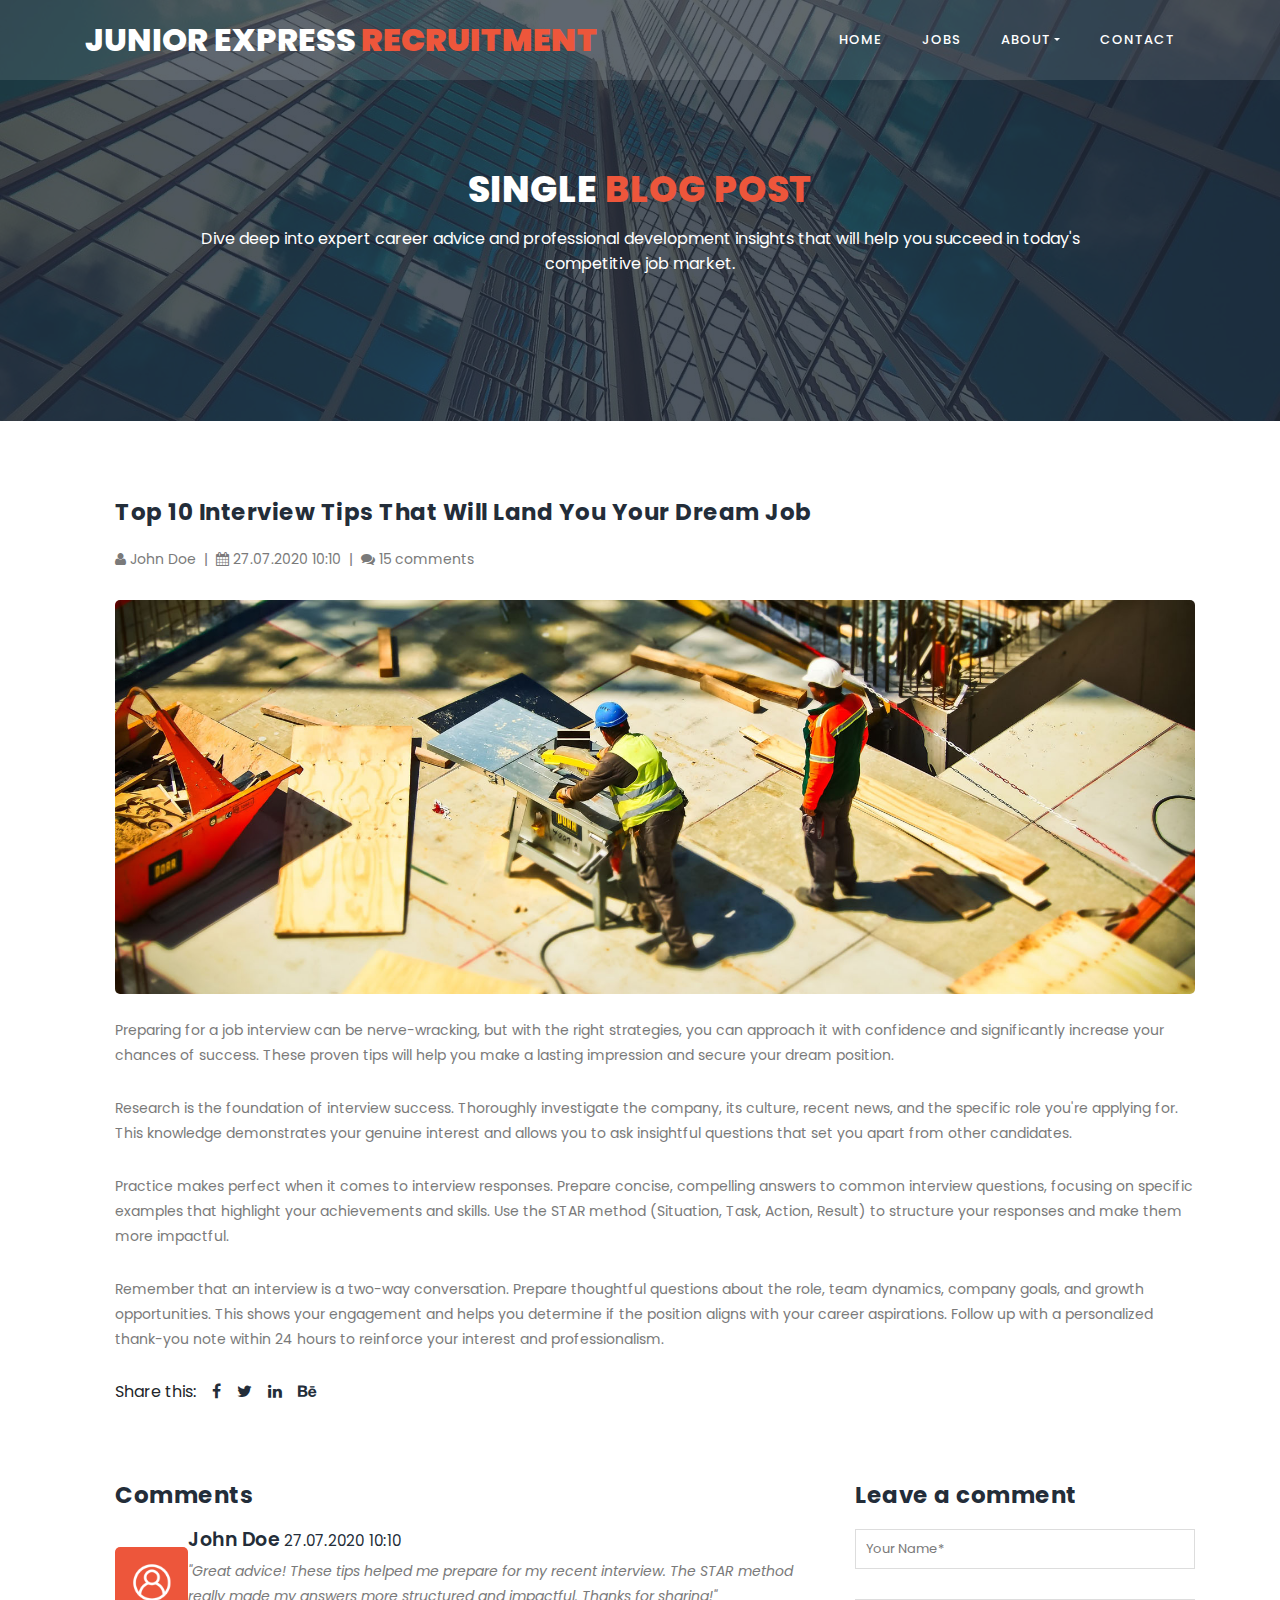
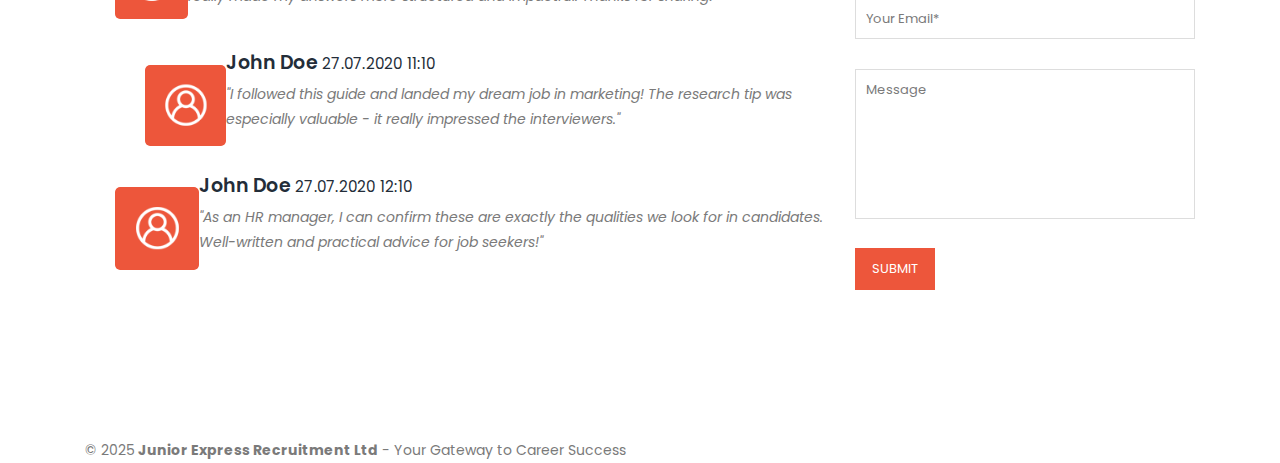
<file: blog-details.html>
<!DOCTYPE html>
<html lang="en">

  <head>

    <meta charset="utf-8">
    <meta name="viewport" content="width=device-width, initial-scale=1, shrink-to-fit=no">
    <meta name="description" content="Career insights and professional development from Junior Express Recruitment Ltd experts">
    <meta name="author" content="Junior Express Recruitment Ltd">
    <link href="https://fonts.googleapis.com/css?family=Poppins:100,100i,200,200i,300,300i,400,400i,500,500i,600,600i,700,700i,800,800i,900,900i&display=swap" rel="stylesheet">

    <title>Career Article - Junior Express Recruitment Ltd</title>

    <link rel="stylesheet" type="text/css" href="assets/css/bootstrap.min.css">

    <link rel="stylesheet" type="text/css" href="assets/css/font-awesome.css">

    <link rel="stylesheet" href="assets/css/style.css">

    </head>
    
    <body>
    
    <!-- ***** Preloader Start ***** -->
    <div id="js-preloader" class="js-preloader">
      <div class="preloader-inner">
        <span class="dot"></span>
        <div class="dots">
          <span></span>
          <span></span>
          <span></span>
        </div>
      </div>
    </div>
    <!-- ***** Preloader End ***** -->
    
    <!-- ***** Header Placeholder ***** -->
    <div id="header-placeholder"></div>

    <section class="section section-bg" id="call-to-action" style="background-image: url(assets/images/banner-image-1-1920x500.jpg)">
        <div class="container">
            <div class="row">
                <div class="col-lg-10 offset-lg-1">
                    <div class="cta-content">
                        <br>
                        <br>
                        <h2>Single <em>blog post</em></h2>
                        <p>Dive deep into expert career advice and professional development insights that will help you succeed in today's competitive job market.</p>
                    </div>
                </div>
            </div>
        </div>
    </section>

    <!-- ***** Blog Start ***** -->
    <section class="section" id="our-classes" data-aos="fade-up">
        <div class="container">
            <br>
            <br>
            <section class='tabs-content' data-aos="fade-up" data-aos-delay="200">
              <article data-aos="fade-up" data-aos-delay="300">
                <h4 data-aos="fade-down" data-aos-delay="400">Top 10 Interview Tips That Will Land You Your Dream Job</h4>

                <p data-aos="fade-up" data-aos-delay="500"><i class="fa fa-user"></i> John Doe &nbsp;|&nbsp; <i class="fa fa-calendar"></i> 27.07.2020 10:10 &nbsp;|&nbsp; <i class="fa fa-comments"></i>  15 comments</p>

                <div data-aos="zoom-in" data-aos-delay="600"><img src="assets/images/blog-image-fullscren-1-1920x700.jpg" alt=""></div>

                <br>

                <p data-aos="fade-up" data-aos-delay="700">Preparing for a job interview can be nerve-wracking, but with the right strategies, you can approach it with confidence and significantly increase your chances of success. These proven tips will help you make a lasting impression and secure your dream position.</p>

                <p data-aos="fade-up" data-aos-delay="800">Research is the foundation of interview success. Thoroughly investigate the company, its culture, recent news, and the specific role you're applying for. This knowledge demonstrates your genuine interest and allows you to ask insightful questions that set you apart from other candidates.</p>

                <p data-aos="fade-up" data-aos-delay="900">Practice makes perfect when it comes to interview responses. Prepare concise, compelling answers to common interview questions, focusing on specific examples that highlight your achievements and skills. Use the STAR method (Situation, Task, Action, Result) to structure your responses and make them more impactful.</p>

                <p data-aos="fade-up" data-aos-delay="1000">Remember that an interview is a two-way conversation. Prepare thoughtful questions about the role, team dynamics, company goals, and growth opportunities. This shows your engagement and helps you determine if the position aligns with your career aspirations. Follow up with a personalized thank-you note within 24 hours to reinforce your interest and professionalism.</p>

                <ul class="social-icons" data-aos="fade-up" data-aos-delay="1100">
                    <li>Share this:</li>
                    <li><a href="#"><i class="fa fa-facebook"></i></a></li>
                    <li><a href="#"><i class="fa fa-twitter"></i></a></li>
                    <li><a href="#"><i class="fa fa-linkedin"></i></a></li>
                    <li><a href="#"><i class="fa fa-behance"></i></a></li>
                </ul>
              </article>
            </section>

            <br>
            <br>
            <br>
            
            <section class='tabs-content' data-aos="fade-up" data-aos-delay="1200">
                <div class="row">
                    <div class="col-md-8">
                        <h4 data-aos="fade-down" data-aos-delay="1300">Comments</h4>
                        <ul class="features-items">
                            <li data-aos="fade-right" data-aos-delay="1400">
                                <div class="feature-item" style="margin-bottom:15px;">
                                    <div class="left-icon">
                                        <img src="assets/images/features-first-icon.png" alt="First One">
                                    </div>
                                    <div class="right-content">
                                        <h4>John Doe <small>27.07.2020 10:10</small></h4>
                                        <p><em>"Great advice! These tips helped me prepare for my recent interview. The STAR method really made my answers more structured and impactful. Thanks for sharing!"</em></p>
                                    </div>
                                </div>

                                <div class="tabs-content">
                                    <div class="feature-item" style="margin-bottom:15px;" data-aos="fade-right" data-aos-delay="1500">
                                        <div class="left-icon">
                                            <img src="assets/images/features-first-icon.png" alt="First One">
                                        </div>
                                        <div class="right-content">
                                            <h4>John Doe <small>27.07.2020 11:10</small></h4>
                                            <p><em>"I followed this guide and landed my dream job in marketing! The research tip was especially valuable - it really impressed the interviewers."</em></p>
                                        </div>
                                    </div>
                                </div>
                            </li>
                            <li class="feature-item" style="margin-bottom:15px;" data-aos="fade-right" data-aos-delay="1600">
                                <div class="left-icon">
                                    <img src="assets/images/features-first-icon.png" alt="second one">
                                </div>
                                <div class="right-content">
                                    <h4>John Doe <small>27.07.2020 12:10</small></h4>
                                    <p><em>"As an HR manager, I can confirm these are exactly the qualities we look for in candidates. Well-written and practical advice for job seekers!"</em></p>
                                </div>
                            </li>
                        </ul>
                    </div>

                    <div class="col-md-4">
                        <h4 data-aos="fade-left" data-aos-delay="1300">Leave a comment</h4>
                
                        <div class="contact-form" data-aos="fade-left" data-aos-delay="1400">
                            <form action="" method="post">
                              <div class="row">
                                <div class="col-lg-12">
                                  <fieldset>
                                    <input name="name" type="text" id="name" placeholder="Your Name*" required="" data-aos="zoom-in" data-aos-delay="1500">
                                  </fieldset>
                                </div>
                                <div class="col-lg-12">
                                  <fieldset>
                                    <input name="email" type="text" id="email" pattern="[^ @]*@[^ @]*" placeholder="Your Email*" required="" data-aos="zoom-in" data-aos-delay="1600">
                                  </fieldset>
                                </div>
                                <div class="col-lg-12">
                                  <fieldset>
                                    <textarea name="message" rows="6" id="message" placeholder="Message" required="" data-aos="zoom-in" data-aos-delay="1700"></textarea>
                                  </fieldset>
                                </div>
                                <div class="col-lg-12">
                                  <fieldset>
                                    <button type="submit" id="form-submit" class="main-button" data-aos="zoom-in" data-aos-delay="1800">Submit</button>
                                  </fieldset>
                                </div>
                              </div>
                            </form>
                        </div>
                    </div>
                </div>
            </section>
        </div>
    </section>
    <!-- ***** Blog End ***** -->

    <!-- ***** Footer Placeholder ***** -->
    <div id="footer-placeholder"></div>

    <!-- jQuery -->
    <script src="assets/js/jquery-2.1.0.min.js"></script>

    <!-- Bootstrap -->
    <script src="assets/js/popper.js"></script>
    <script src="assets/js/bootstrap.min.js"></script>

    <!-- Plugins -->
    <script src="assets/js/scrollreveal.min.js"></script>
    <script src="assets/js/waypoints.min.js"></script>
    <script src="assets/js/jquery.counterup.min.js"></script>
    <script src="assets/js/imgfix.min.js"></script> 
    <script src="assets/js/mixitup.js"></script> 
    <script src="assets/js/accordions.js"></script>
    
    <!-- Global Init -->
    <script src="assets/js/custom.js"></script>

  </body>
</html>
</file>
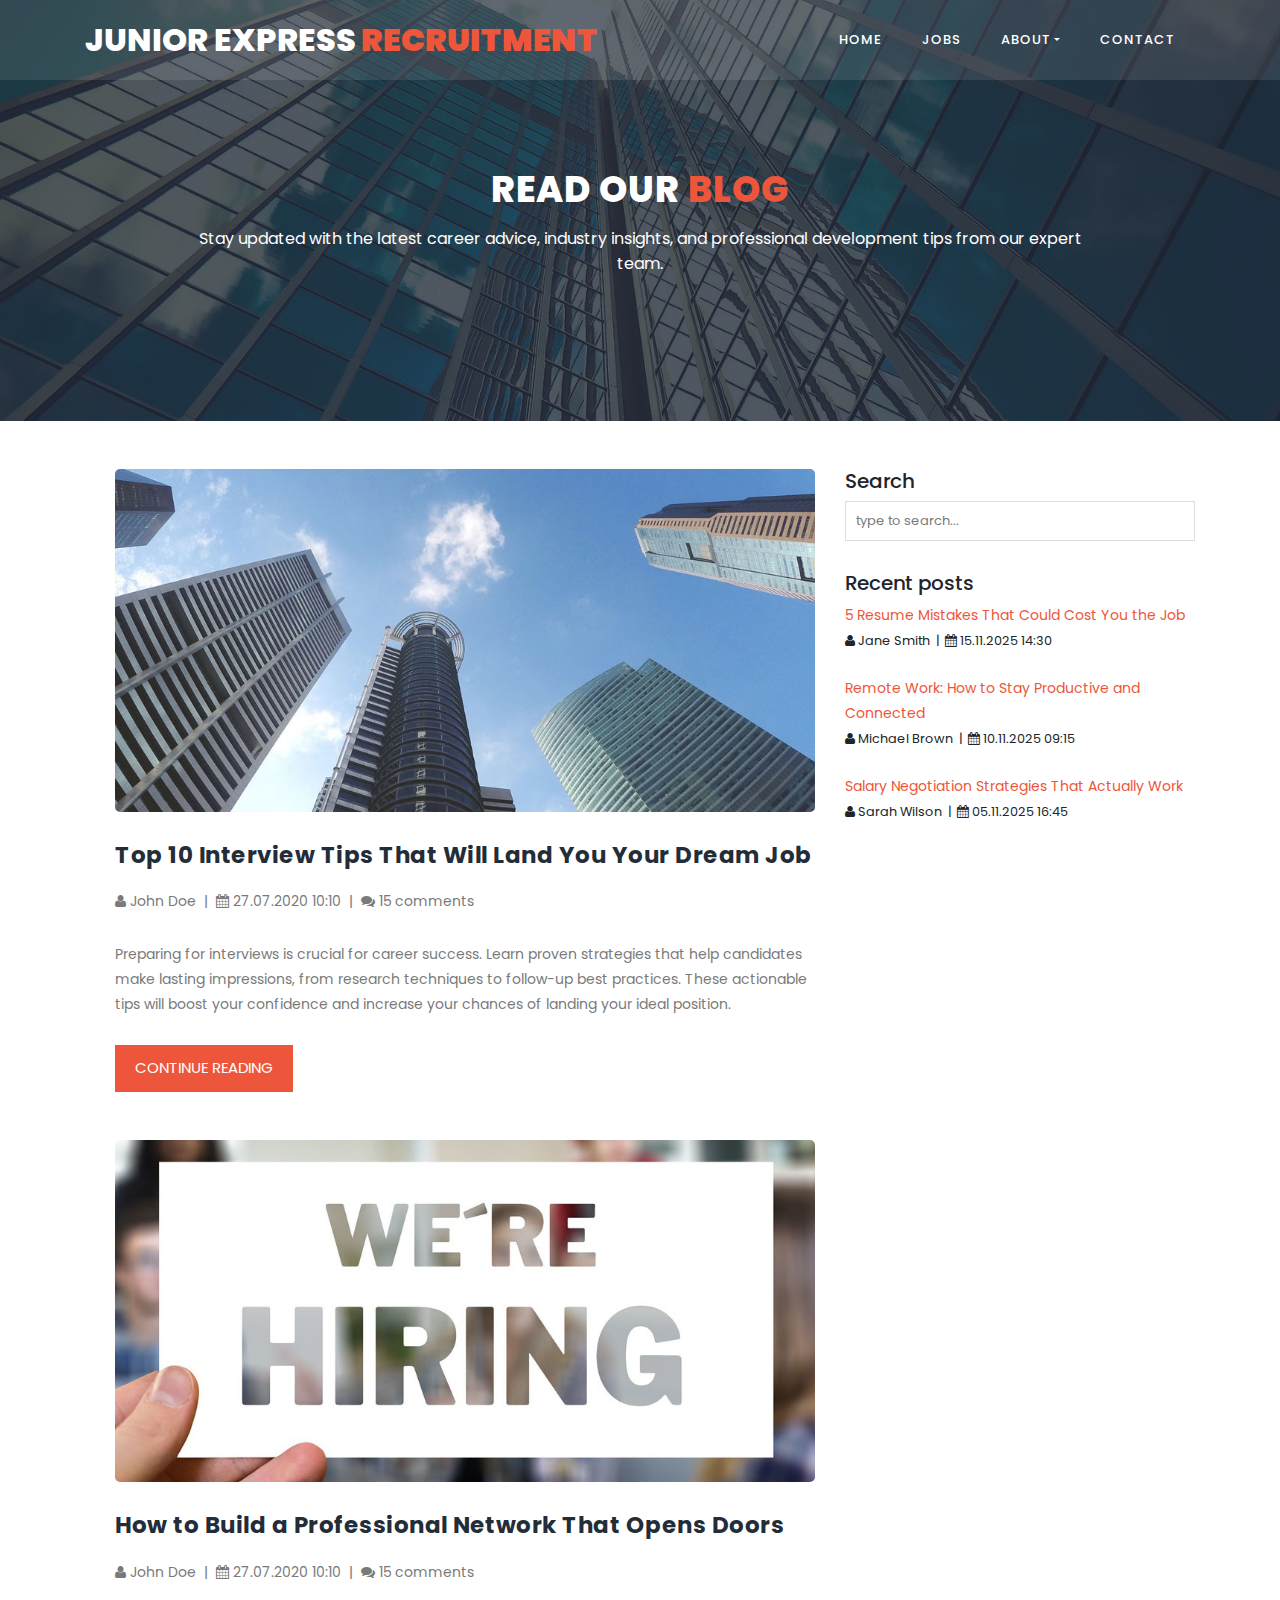
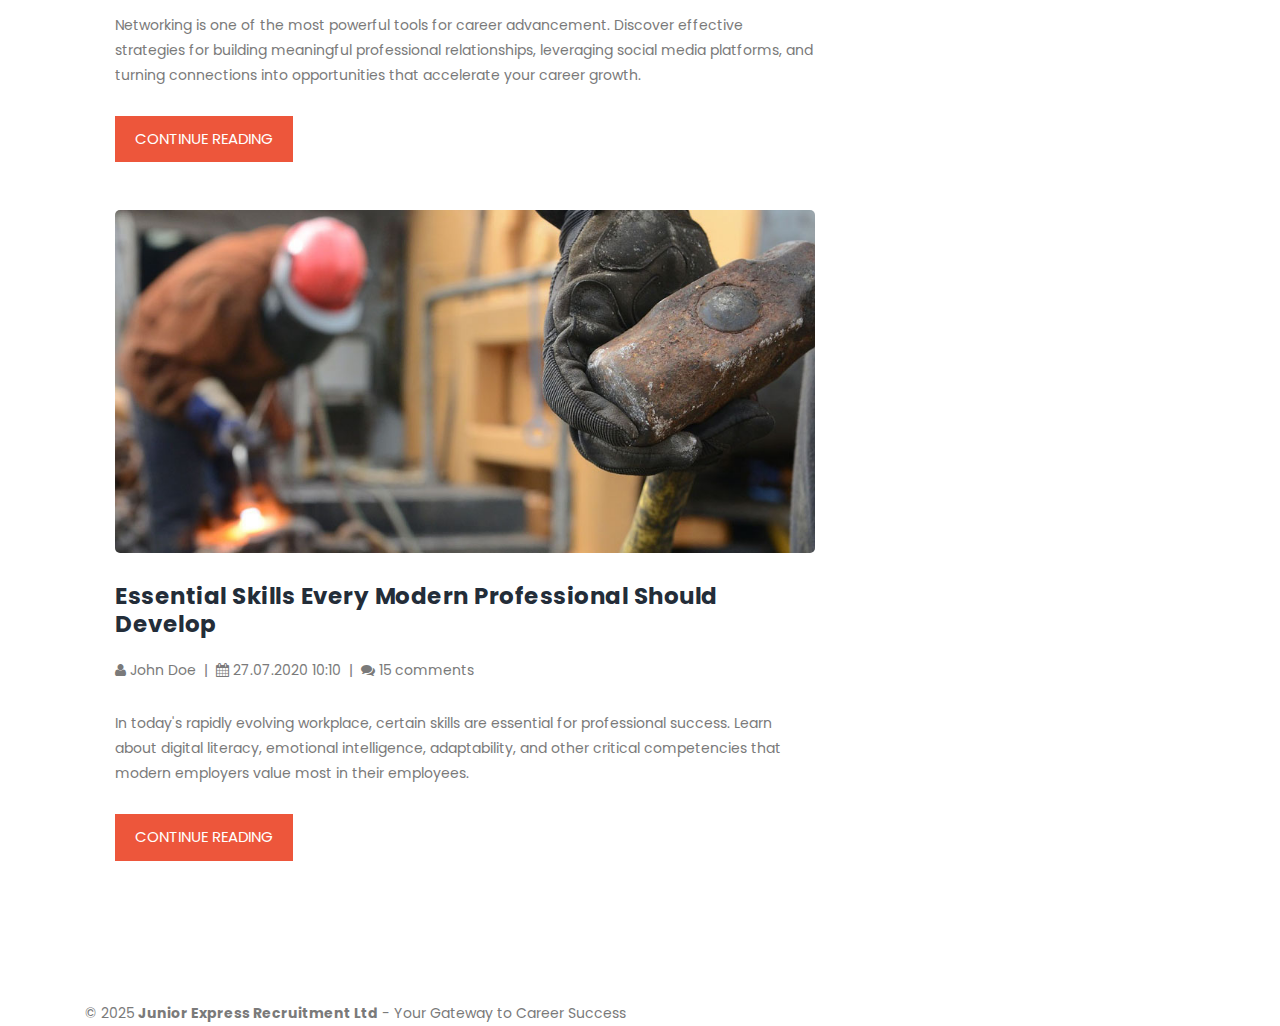
<file: blog.html>
<!DOCTYPE html>
<html lang="en">

  <head>

    <meta charset="utf-8">
    <meta name="viewport" content="width=device-width, initial-scale=1, shrink-to-fit=no">
    <meta name="description" content="Career insights and professional development tips from Junior Express Recruitment Ltd experts">
    <meta name="author" content="Junior Express Recruitment Ltd">
    <link href="https://fonts.googleapis.com/css?family=Poppins:100,100i,200,200i,300,300i,400,400i,500,500i,600,600i,700,700i,800,800i,900,900i&display=swap" rel="stylesheet">

    <title>Career Blog - Junior Express Recruitment Ltd</title>

    <link rel="stylesheet" type="text/css" href="assets/css/bootstrap.min.css">

    <link rel="stylesheet" type="text/css" href="assets/css/font-awesome.css">

    <link rel="stylesheet" href="assets/css/style.css">

    </head>
    
    <body>
    
    <!-- ***** Preloader Start ***** -->
    <div id="js-preloader" class="js-preloader">
      <div class="preloader-inner">
        <span class="dot"></span>
        <div class="dots">
          <span></span>
          <span></span>
          <span></span>
        </div>
      </div>
    </div>
    <!-- ***** Preloader End ***** -->
    
    <!-- ***** Header Placeholder ***** -->
    <div id="header-placeholder"></div>

    <section class="section section-bg" id="call-to-action" style="background-image: url(assets/images/banner-image-1-1920x500.jpg)">
        <div class="container">
            <div class="row">
                <div class="col-lg-10 offset-lg-1">
                    <div class="cta-content">
                        <br>
                        <br>
                        <h2>Read our <em>Blog</em></h2>
                        <p>Stay updated with the latest career advice, industry insights, and professional development tips from our expert team.</p>
                    </div>
                </div>
            </div>
        </div>
    </section>

    <!-- ***** Blog Start ***** -->
    <section class="section" id="our-classes">
        <div class="container">
            <br>
            <br>
            <div class="row">
                <div class="col-lg-8">
                    <section class='tabs-content'>
                      <article>
                        <img src="assets/images/blog-image-1-940x460.jpg" alt="">
                        <h4>Top 10 Interview Tips That Will Land You Your Dream Job</h4>

                        <p><i class="fa fa-user"></i> John Doe &nbsp;|&nbsp; <i class="fa fa-calendar"></i> 27.07.2020 10:10 &nbsp;|&nbsp; <i class="fa fa-comments"></i>  15 comments</p>

                        <p>Preparing for interviews is crucial for career success. Learn proven strategies that help candidates make lasting impressions, from research techniques to follow-up best practices. These actionable tips will boost your confidence and increase your chances of landing your ideal position.</p>
                        <div class="main-button">
                            <a href="blog-details.html">Continue Reading</a>
                        </div>
                      </article>

                      <br>
                      <br>

                      <article>
                        <img src="assets/images/blog-image-2-940x460.jpg" alt="">
                        <h4>How to Build a Professional Network That Opens Doors</h4>
                        <p><i class="fa fa-user"></i> John Doe &nbsp;|&nbsp; <i class="fa fa-calendar"></i> 27.07.2020 10:10 &nbsp;|&nbsp; <i class="fa fa-comments"></i>  15 comments</p>
                        <p>Networking is one of the most powerful tools for career advancement. Discover effective strategies for building meaningful professional relationships, leveraging social media platforms, and turning connections into opportunities that accelerate your career growth.</p>
                        <div class="main-button">
                            <a href="blog-details.html">Continue Reading</a>
                        </div>
                      </article>

                      <br>
                      <br>

                      <article>
                        <img src="assets/images/blog-image-3-940x460.jpg" alt="">
                        <h4>Essential Skills Every Modern Professional Should Develop</h4>
                        <p><i class="fa fa-user"></i> John Doe &nbsp;|&nbsp; <i class="fa fa-calendar"></i> 27.07.2020 10:10 &nbsp;|&nbsp; <i class="fa fa-comments"></i>  15 comments</p>
                        <p>In today's rapidly evolving workplace, certain skills are essential for professional success. Learn about digital literacy, emotional intelligence, adaptability, and other critical competencies that modern employers value most in their employees.</p>
                        <div class="main-button">
                            <a href="blog-details.html">Continue Reading</a>
                        </div>
                      </article>
                    </section>
                </div>

                <div class="col-lg-4">
                    <h5 class="h5">Search</h5>
                    
                    <div class="contact-form">
                        <form id="search_form" name="gs" method="GET" action="#">
                          <input type="text" name="q" class="searchText" placeholder="type to search..." autocomplete="on">
                        </form>
                    </div>

                    <h5 class="h5">Recent posts</h5>

                    <ul>
                        <li>
                            <p><a href="blog-details.html">5 Resume Mistakes That Could Cost You the Job</a></p>
                            <small><i class="fa fa-user"></i> Jane Smith &nbsp;|&nbsp; <i class="fa fa-calendar"></i> 15.11.2025 14:30</small>
                        </li>

                        <li><br></li>

                        <li>
                            <p><a href="blog-details.html">Remote Work: How to Stay Productive and Connected</a></p>
                            <small><i class="fa fa-user"></i> Michael Brown &nbsp;|&nbsp; <i class="fa fa-calendar"></i> 10.11.2025 09:15</small>
                        </li>

                        <li><br></li>

                        <li>
                          <p><a href="blog-details.html">Salary Negotiation Strategies That Actually Work</a></p>

                          <small><i class="fa fa-user"></i> Sarah Wilson &nbsp;|&nbsp; <i class="fa fa-calendar"></i> 05.11.2025 16:45</small>
                        </li>
                    </ul>
                </div>
            </div>
        </div>
    </section>
    <!-- ***** Blog End ***** -->

    <!-- ***** Footer Placeholder ***** -->
    <div id="footer-placeholder"></div>

    <!-- jQuery -->
    <script src="assets/js/jquery-2.1.0.min.js"></script>

    <!-- Bootstrap -->
    <script src="assets/js/popper.js"></script>
    <script src="assets/js/bootstrap.min.js"></script>

    <!-- Plugins -->
    <script src="assets/js/scrollreveal.min.js"></script>
    <script src="assets/js/waypoints.min.js"></script>
    <script src="assets/js/jquery.counterup.min.js"></script>
    <script src="assets/js/imgfix.min.js"></script> 
    <script src="assets/js/mixitup.js"></script> 
    <script src="assets/js/accordions.js"></script>
    
    <!-- Global Init -->
    <script src="assets/js/custom.js"></script>

  </body>
</html>
</file>
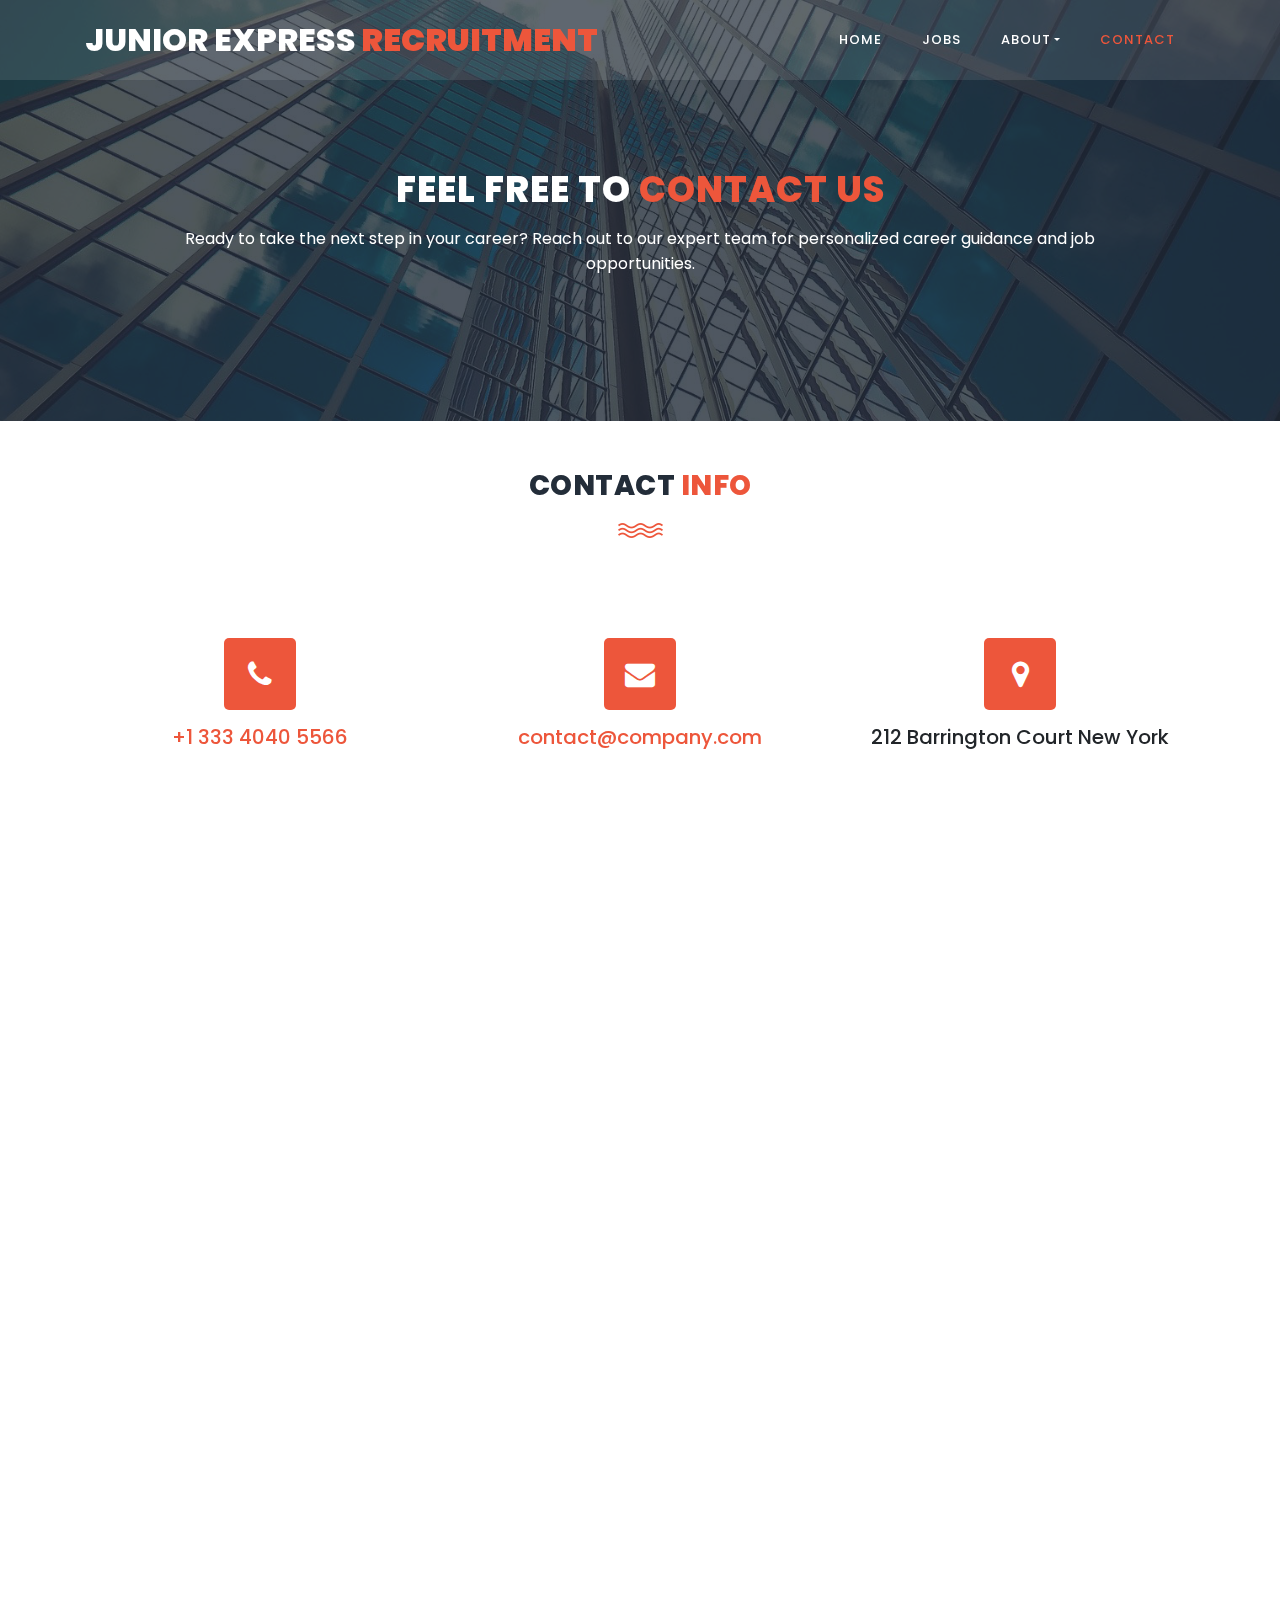
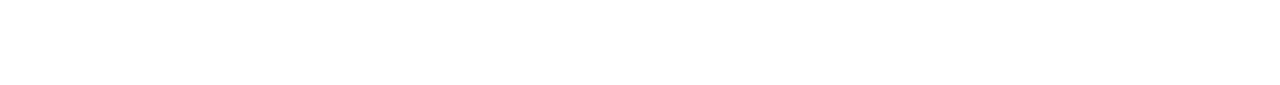
<file: contact.html>
<!DOCTYPE html>
<html lang="en">

  <head>

    <meta charset="utf-8">
    <meta name="viewport" content="width=device-width, initial-scale=1, shrink-to-fit=no">
    <meta name="description" content="Contact Junior Express Recruitment Ltd for professional recruitment services and career guidance">
    <meta name="author" content="Junior Express Recruitment Ltd">
    <link href="https://fonts.googleapis.com/css?family=Poppins:100,100i,200,200i,300,300i,400,400i,500,500i,600,600i,700,700i,800,800i,900,900i&display=swap" rel="stylesheet">

    <title>Contact Us - Junior Express Recruitment Ltd</title>

    <link rel="stylesheet" type="text/css" href="assets/css/bootstrap.min.css">

    <link rel="stylesheet" type="text/css" href="assets/css/font-awesome.css">

    <link rel="stylesheet" href="assets/css/style.css">

    <!-- AOS CSS -->
    <link href="https://unpkg.com/aos@2.3.1/dist/aos.css" rel="stylesheet">

    </head>
    
    <body>
    
    <!-- ***** Preloader Start ***** -->
    <div id="js-preloader" class="js-preloader">
      <div class="preloader-inner">
        <span class="dot"></span>
        <div class="dots">
          <span></span>
          <span></span>
          <span></span>
        </div>
      </div>
    </div>
    <!-- ***** Preloader End ***** -->
    
    <!-- ***** Header Placeholder ***** -->
    <div id="header-placeholder"></div>

    <section class="section section-bg" id="call-to-action" style="background-image: url(assets/images/banner-image-1-1920x500.jpg)" data-aos="fade-up">
        <div class="container">
            <div class="row">
                <div class="col-lg-10 offset-lg-1">
                    <div class="cta-content" data-aos="zoom-in" data-aos-delay="200">
                        <br>
                        <br>
                        <h2 data-aos="fade-down" data-aos-delay="400">Feel free to <em>Contact Us</em></h2>
                        <p data-aos="fade-up" data-aos-delay="600">Ready to take the next step in your career? Reach out to our expert team for personalized career guidance and job opportunities.</p>
                    </div>
                </div>
            </div>
        </div>
    </section>

    <!-- ***** Features Item Start ***** -->
    <section class="section" id="features" data-aos="fade-up" data-aos-delay="200">
        <div class="container">
            <div class="row text-center mt-5">
                <div class="col-lg-6 offset-lg-3">
                    <div class="section-heading" data-aos="zoom-in" data-aos-delay="400">
                        <h2 data-aos="fade-down" data-aos-delay="500">contact <em> info</em></h2>
                        <img src="assets/images/line-dec.png" alt="waves" data-aos="fade-up" data-aos-delay="600">
                        
                    </div>
                </div>

                <div class="col-md-4" data-aos="fade-up" data-aos-delay="700">
                    <div class="icon" data-aos="zoom-in" data-aos-delay="800">
                        <i class="fa fa-phone"></i>
                    </div>

                    <h5 data-aos="fade-left" data-aos-delay="900"><a href="#">+1 333 4040 5566</a></h5>

                    <br>
                </div>

                <div class="col-md-4" data-aos="fade-up" data-aos-delay="1000">
                    <div class="icon" data-aos="zoom-in" data-aos-delay="1100">
                        <i class="fa fa-envelope"></i>
                    </div>

                    <h5 data-aos="fade-left" data-aos-delay="1200"><a href="#">contact@company.com</a></h5>

                    <br>
                </div>

                <div class="col-md-4" data-aos="fade-up" data-aos-delay="1300">
                    <div class="icon" data-aos="zoom-in" data-aos-delay="1400">
                        <i class="fa fa-map-marker"></i>
                    </div>

                    <h5 data-aos="fade-left" data-aos-delay="1500">212 Barrington Court New York</h5>

                    <br>
                </div>
            </div>
        </div>
    </section>
    <!-- ***** Features Item End ***** -->
   
    <!-- ***** Contact Us Area Starts ***** -->
    <section class="section" id="contact-us" style="margin-top: 0" data-aos="fade-up" data-aos-delay="200">
        <div class="container-fluid">
            <div class="row">
                <div class="col-lg-6 col-md-6 col-xs-12" data-aos="fade-right" data-aos-delay="400">
                    <div id="map" data-aos="zoom-in" data-aos-delay="500">
                      
                      <iframe src="https://maps.google.com/maps?q=Av.+L%C3%BAcio+Costa,+Rio+de+Janeiro+-+RJ,+Brazil&t=&z=13&ie=UTF8&iwloc=&output=embed" width="100%" height="600px" frameborder="0" style="border:0" allowfullscreen></iframe>
                    </div>
                </div>
                <div class="col-lg-6 col-md-6 col-xs-12" data-aos="fade-left" data-aos-delay="600">
                    <div class="contact-form section-bg" style="background-image: url(assets/images/contact-1-720x480.jpg)" data-aos="zoom-in" data-aos-delay="700">
                        <form id="contact" action="" method="post">
                          <div class="row">
                            <div class="col-md-6 col-sm-12" data-aos="fade-right" data-aos-delay="800">
                              <fieldset>
                                <input name="name" type="text" id="name" placeholder="Your Name*" required="">
                              </fieldset>
                            </div>
                            <div class="col-md-6 col-sm-12" data-aos="fade-left" data-aos-delay="900">
                              <fieldset>
                                <input name="email" type="text" id="email" pattern="[^ @]*@[^ @]*" placeholder="Your Email*" required="">
                              </fieldset>
                            </div>
                            <div class="col-md-12 col-sm-12" data-aos="fade-up" data-aos-delay="1000">
                              <fieldset>
                                <input name="subject" type="text" id="subject" placeholder="Subject">
                              </fieldset>
                            </div>
                            <div class="col-lg-12" data-aos="fade-up" data-aos-delay="1100">
                              <fieldset>
                                <textarea name="message" rows="6" id="message" placeholder="Message" required=""></textarea>
                              </fieldset>
                            </div>
                            <div class="col-lg-12" data-aos="zoom-in" data-aos-delay="1200">
                              <fieldset>
                                <button type="submit" id="form-submit" class="main-button">Send Message</button>
                              </fieldset>
                            </div>
                          </div>
                        </form>
                    </div>
                </div>
            </div>
        </div>    
    </section>
    <!-- ***** Contact Us Area Ends ***** -->
    
           <!-- ***** Footer Placeholder ***** -->
    <div id="footer-placeholder"></div>

    <!-- jQuery -->
    <script src="assets/js/jquery-2.1.0.min.js"></script>

    <!-- Bootstrap -->
    <script src="assets/js/popper.js"></script>
    <script src="assets/js/bootstrap.min.js"></script>

    <!-- Plugins -->
    <script src="assets/js/scrollreveal.min.js"></script>
    <script src="assets/js/waypoints.min.js"></script>
    <script src="assets/js/jquery.counterup.min.js"></script>
    <script src="assets/js/imgfix.min.js"></script> 
    <script src="assets/js/mixitup.js"></script> 
    <script src="assets/js/accordions.js"></script>
    
    <!-- AOS JS -->
    <script src="https://unpkg.com/aos@2.3.1/dist/aos.js"></script>
    
    <!-- Global Init -->
    <script src="assets/js/custom.js"></script>

  </body>
</html>
</file>
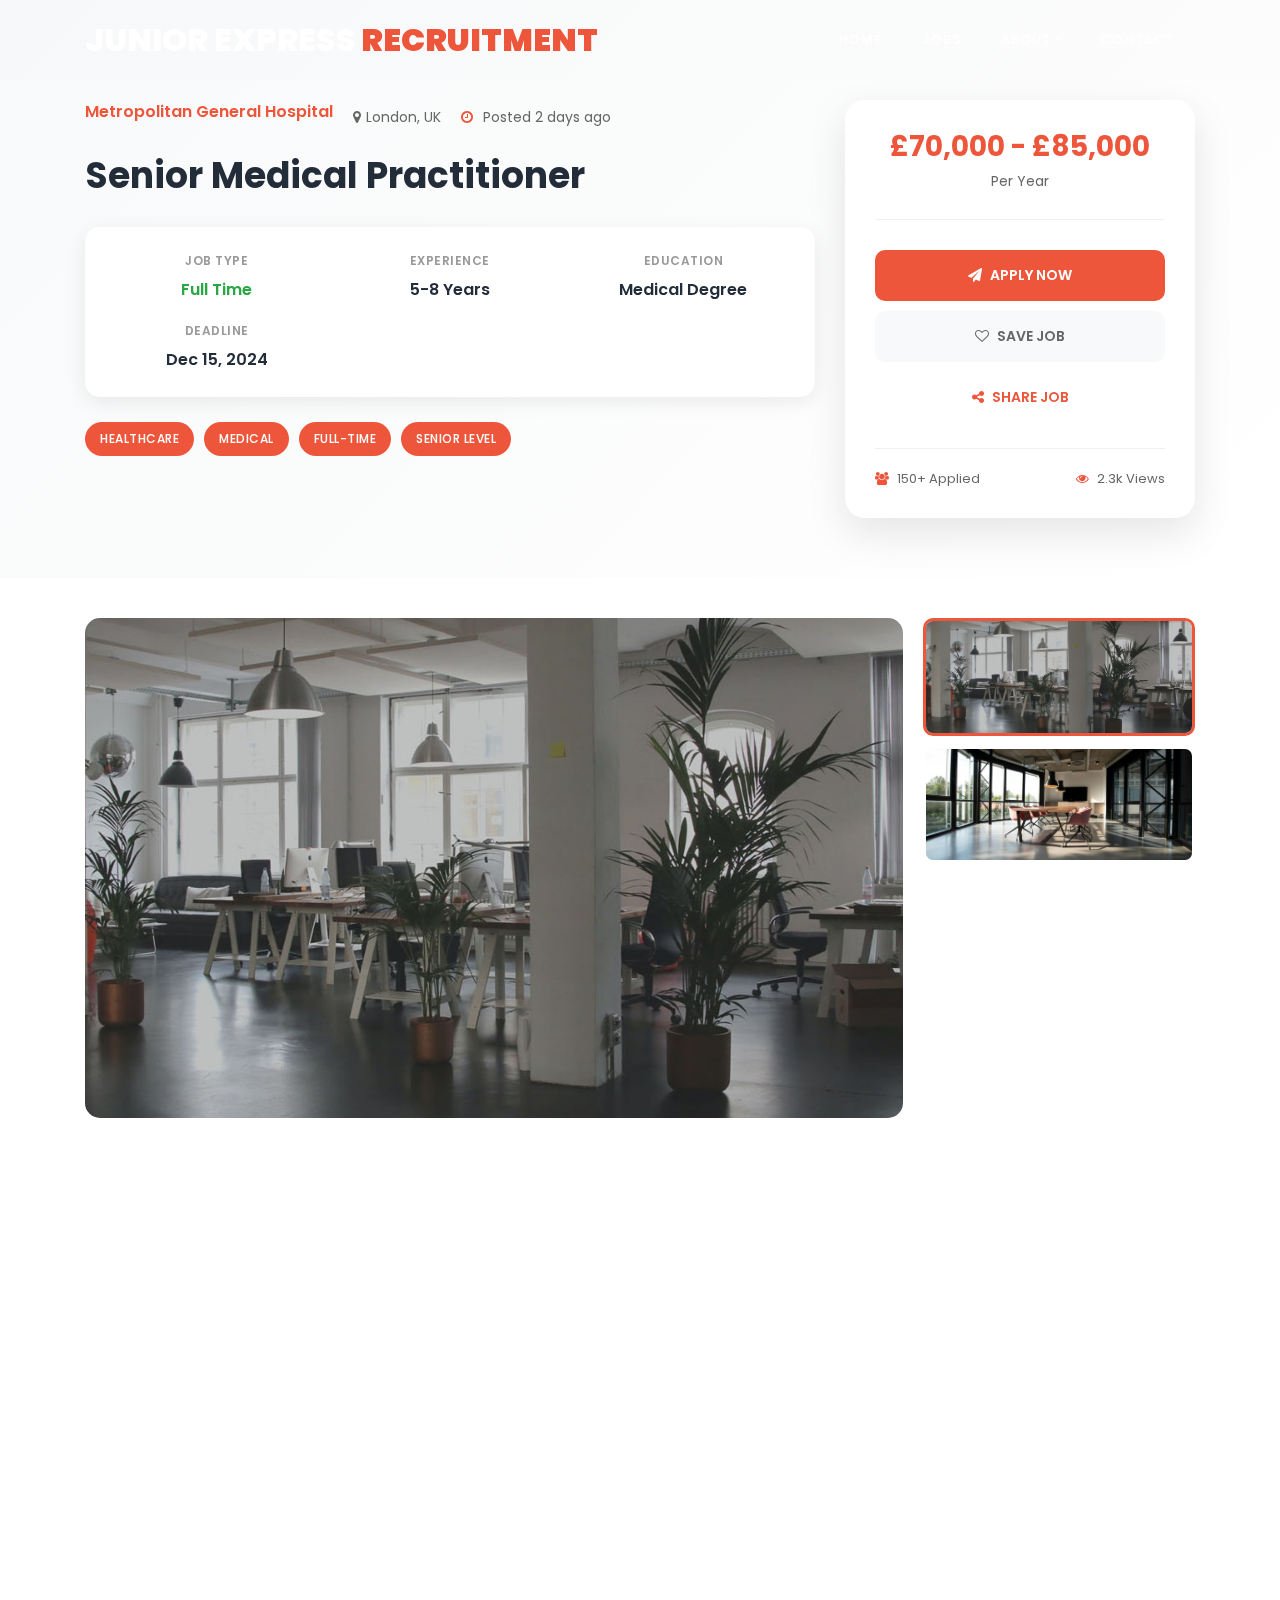
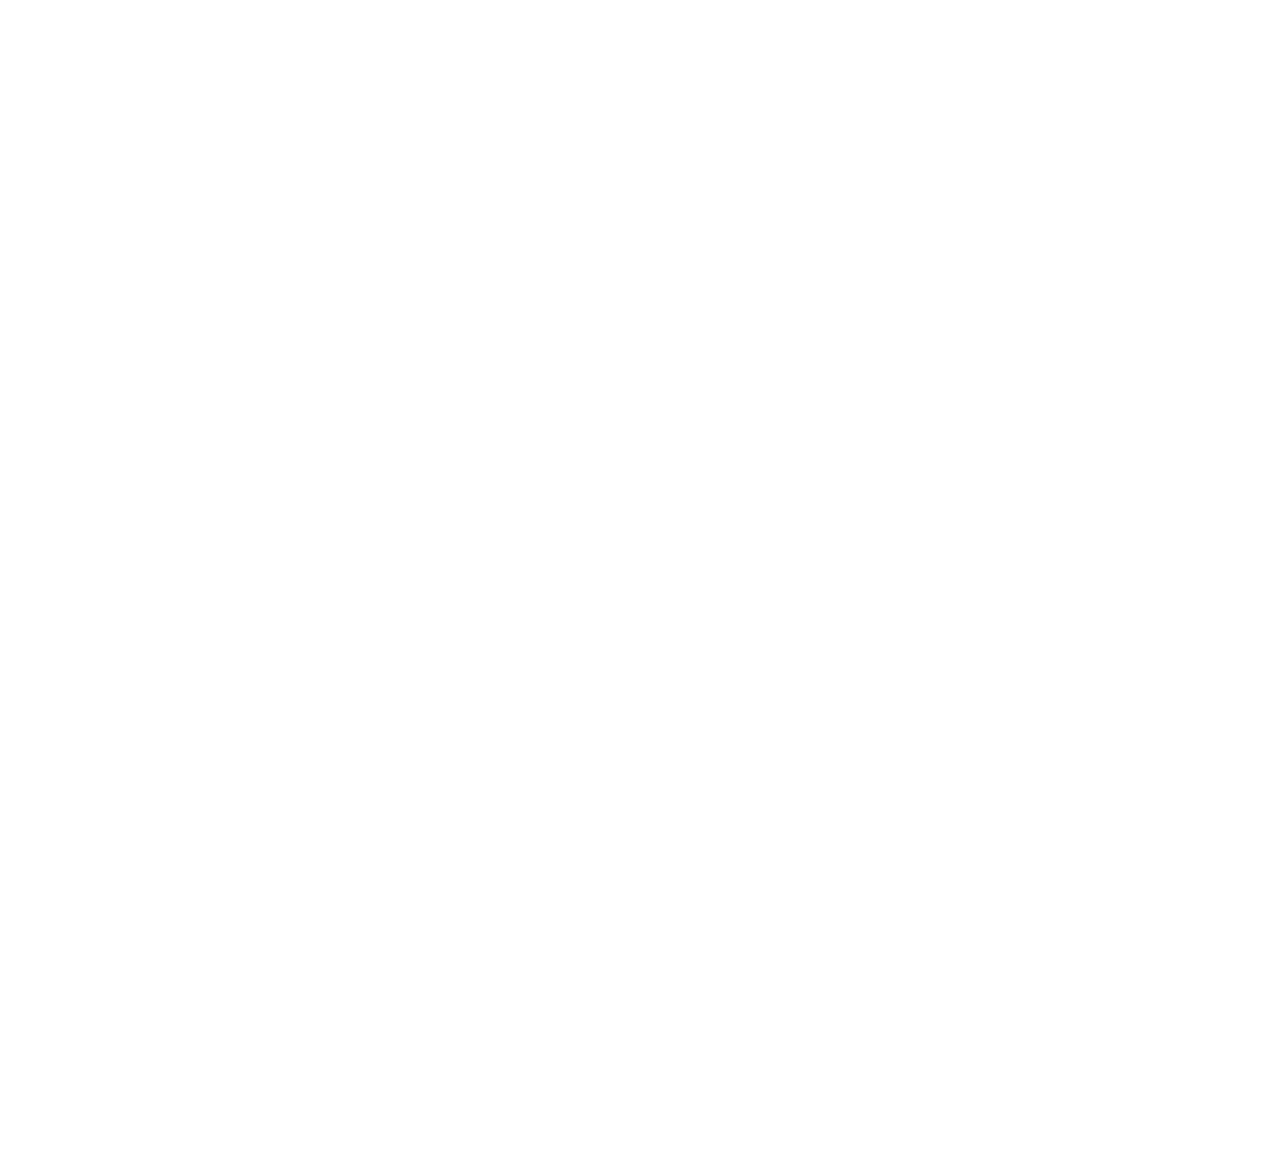
<file: job-details.html>
<!DOCTYPE html>
<html lang="en">

  <head>

    <meta charset="utf-8">
    <meta name="viewport" content="width=device-width, initial-scale=1, shrink-to-fit=no">
    <meta name="description" content="Job details and application information - Junior Express Recruitment Ltd">
    <meta name="author" content="Junior Express Recruitment Ltd">
    <link href="https://fonts.googleapis.com/css?family=Poppins:100,100i,200,200i,300,300i,400,400i,500,500i,600,600i,700,700i,800,800i,900,900i&display=swap" rel="stylesheet">

    <title>Job Details - Junior Express Recruitment Ltd</title>

    <link rel="stylesheet" type="text/css" href="assets/css/bootstrap.min.css">

    <link rel="stylesheet" type="text/css" href="assets/css/font-awesome.css">

    <link rel="stylesheet" href="assets/css/style.css">

    <!-- AOS CSS -->
    <link href="https://unpkg.com/aos@2.3.1/dist/aos.css" rel="stylesheet">

    </head>
    
    <body>
    
    <!-- ***** Preloader Start ***** -->
    <div id="js-preloader" class="js-preloader">
      <div class="preloader-inner">
        <span class="dot"></span>
        <div class="dots">
          <span></span>
          <span></span>
          <span></span>
        </div>
      </div>
    </div>
    <!-- ***** Preloader End ***** -->
    
    <!-- ***** Header Placeholder ***** -->
    <div id="header-placeholder"></div>

    <!-- ***** Job Details Hero Section Start ***** -->
    <section class="job-details-hero" data-aos="fade-up">
        <div class="container">
            <div class="row">
                <div class="col-lg-8">
                    <div class="job-details-header" data-aos="fade-right">
                        <div class="job-meta" data-aos="fade-up" data-aos-delay="200">
                            <span class="company-name">Metropolitan General Hospital</span>
                            <span class="job-location"><i class="fa fa-map-marker"></i> London, UK</span>
                            <span class="job-posted"><i class="fa fa-clock-o"></i> Posted 2 days ago</span>
                        </div>
                        <h1 class="job-title" data-aos="fade-down" data-aos-delay="300">Senior Medical Practitioner</h1>
                        <div class="job-highlights" data-aos="fade-up" data-aos-delay="400">
                            <div class="highlight-item">
                                <span class="label">Job Type</span>
                                <span class="value full-time">Full Time</span>
                            </div>
                            <div class="highlight-item">
                                <span class="label">Experience</span>
                                <span class="value">5-8 Years</span>
                            </div>
                            <div class="highlight-item">
                                <span class="label">Education</span>
                                <span class="value">Medical Degree</span>
                            </div>
                            <div class="highlight-item">
                                <span class="label">Deadline</span>
                                <span class="value">Dec 15, 2024</span>
                            </div>
                        </div>
                        <div class="job-tags" data-aos="zoom-in" data-aos-delay="500">
                            <span>Healthcare</span>
                            <span>Medical</span>
                            <span>Full-time</span>
                            <span>Senior Level</span>
                        </div>
                    </div>
                </div>
                <div class="col-lg-4">
                    <div class="job-apply-card" data-aos="fade-left">
                        <div class="salary-info" data-aos="zoom-in" data-aos-delay="300">
                            <h3>£70,000 - £85,000</h3>
                            <p>Per Year</p>
                        </div>
                        <div class="apply-actions" data-aos="fade-up" data-aos-delay="400">
                            <button class="apply-now-btn">
                                <i class="fa fa-paper-plane"></i>
                                Apply Now
                            </button>
                            <button class="save-job-btn">
                                <i class="fa fa-heart-o"></i>
                                Save Job
                            </button>
                            <button class="share-job-btn">
                                <i class="fa fa-share-alt"></i>
                                Share Job
                            </button>
                        </div>
                        <div class="job-stats" data-aos="fade-up" data-aos-delay="500">
                            <div class="stat-item">
                                <i class="fa fa-users"></i>
                                <span>150+ Applied</span>
                            </div>
                            <div class="stat-item">
                                <i class="fa fa-eye"></i>
                                <span>2.3k Views</span>
                            </div>
                        </div>
                    </div>
                </div>
            </div>
        </div>
    </section>
    <!-- ***** Job Details Hero Section End ***** -->

    <!-- ***** Job Gallery Section Start ***** -->
    <section class="job-gallery" data-aos="fade-up">
        <div class="container">
            <div class="gallery-grid">
                <div class="main-image" data-aos="zoom-in" data-aos-delay="200">
                    <img src="assets/images/Job-image/job image 1.jpg" alt="Main job image">
                </div>
                <div class="thumbnail-grid" data-aos="fade-up" data-aos-delay="400">
                    <div class="thumbnail-item active" data-aos="zoom-in" data-aos-delay="500">
                        <img src="assets/images/Job-image/job image 1.jpg" alt="Job image 1">
                    </div>
                    <div class="thumbnail-item" data-aos="zoom-in" data-aos-delay="600">
                        <img src="assets/images/Job-image/job image 2.jpg" alt="Job image 2">
                    </div>
                    <div class="thumbnail-item" data-aos="zoom-in" data-aos-delay="700">
                        <img src="assets/images/Job-image/job image 3.jpg" alt="Job image 3">
                    </div>
                    <div class="thumbnail-item" data-aos="zoom-in" data-aos-delay="800">
                        <img src="assets/images/Job-image/job image 4.jpg" alt="Job image 4">
                    </div>
                </div>
            </div>
        </div>
    </section>
    <!-- ***** Job Gallery Section End ***** -->

    <!-- ***** Job Content Section Start ***** -->
    <section class="job-content-section" data-aos="fade-up">
        <div class="container">
            <div class="row">
                <div class="col-lg-8">
                    <div class="job-content-card" data-aos="fade-right">
                        <div class="content-section active" id="description" data-aos="fade-up" data-aos-delay="200">
                            <h3>Job Description</h3>
                            <div class="content-body">
                                <p>We are seeking a highly skilled and compassionate Senior Medical Practitioner to join our dynamic healthcare team. This position offers an excellent opportunity to make a meaningful impact on patient care while working in a state-of-the-art medical facility.</p>
                                
                                <h4>Key Responsibilities:</h4>
                                <ul>
                                    <li>Diagnose and treat patients across various medical conditions</li>
                                    <li>Develop comprehensive treatment plans and care strategies</li>
                                    <li>Collaborate with multidisciplinary healthcare teams</li>
                                    <li>Participate in medical research and quality improvement initiatives</li>
                                    <li>Mentor junior medical staff and students</li>
                                    <li>Maintain accurate patient records and documentation</li>
                                </ul>

                                <h4>Required Qualifications:</h4>
                                <ul>
                                    <li>Medical Degree (MBBS/MD) from a recognized institution</li>
                                    <li>Valid medical license to practice in the UK</li>
                                    <li>Minimum 5-8 years of clinical experience</li>
                                    <li>Specialty certification in relevant field preferred</li>
                                    <li>Excellent communication and interpersonal skills</li>
                                    <li>Strong clinical judgment and decision-making abilities</li>
                                </ul>

                                <h4>What We Offer:</h4>
                                <ul>
                                    <li>Competitive salary package £70,000 - £85,000</li>
                                    <li>Comprehensive health and dental insurance</li>
                                    <li>Retirement savings plan with company matching</li>
                                    <li>Professional development opportunities</li>
                                    <li>Research and conference funding</li>
                                    <li>Flexible scheduling options</li>
                                    <li>State-of-the-art medical facilities and equipment</li>
                                </ul>
                            </div>
                        </div>

                        <div class="content-section" id="company" data-aos="fade-up" data-aos-delay="300">
                            <h3>About the Company</h3>
                            <div class="content-body">
                                <div class="company-info">
                                    <div class="company-header">
                                        <div class="company-logo">
                                            <img src="assets/images/Job-image/job image 2.jpg" alt="Metropolitan General Hospital">
                                        </div>
                                        <div class="company-details">
                                            <h4>Metropolitan General Hospital</h4>
                                            <p><i class="fa fa-map-marker"></i> London, United Kingdom</p>
                                            <p><i class="fa fa-globe"></i> www.metropolitangeneral.co.uk</p>
                                        </div>
                                    </div>
                                    
                                    <p>Metropolitan General Hospital is a leading healthcare institution committed to providing exceptional patient care, advancing medical research, and educating the next generation of healthcare professionals. With over 500 beds and state-of-the-art facilities, we serve the diverse healthcare needs of our community.</p>
                                    
                                    <p>Our hospital is renowned for its innovative treatment approaches, cutting-edge technology, and collaborative care teams. We offer comprehensive medical services across multiple specialties and are recognized for our excellence in patient safety, quality outcomes, and employee satisfaction.</p>
                                    
                                    <div class="company-stats" data-aos="zoom-in" data-aos-delay="400">
                                        <div class="stat-item">
                                            <h5>500+</h5>
                                            <span>Hospital Beds</span>
                                        </div>
                                        <div class="stat-item">
                                            <h5>2,500+</h5>
                                            <span>Staff Members</span>
                                        </div>
                                        <div class="stat-item">
                                            <h5>15</h5>
                                            <span>Specialties</span>
                                        </div>
                                        <div class="stat-item">
                                            <h5>50,000+</h5>
                                            <span>Patients/Year</span>
                                        </div>
                                    </div>
                                </div>
                            </div>
                        </div>

                        <div class="content-section" id="application" data-aos="fade-up" data-aos-delay="500">
                            <h3>Application Process</h3>
                            <div class="content-body">
                                <div class="application-steps" data-aos="fade-up" data-aos-delay="600">
                                    <div class="step-item">
                                        <div class="step-number">1</div>
                                        <div class="step-content">
                                            <h4>Submit Application</h4>
                                            <p>Complete the online application form with your CV and cover letter.</p>
                                        </div>
                                    </div>
                                    <div class="step-item">
                                        <div class="step-number">2</div>
                                        <div class="step-content">
                                            <h4>Initial Screening</h4>
                                            <p>Our HR team will review your application and contact qualified candidates.</p>
                                        </div>
                                    </div>
                                    <div class="step-item">
                                        <div class="step-number">3</div>
                                        <div class="step-content">
                                            <h4>Interview Process</h4>
                                            <p>Participate in virtual or in-person interviews with our medical team.</p>
                                        </div>
                                    </div>
                                    <div class="step-item">
                                        <div class="step-number">4</div>
                                        <div class="step-content">
                                            <h4>Final Decision</h4>
                                            <p>Successful candidates will receive an offer and onboarding information.</p>
                                        </div>
                                    </div>
                                </div>

                                <div class="application-requirements" data-aos="fade-up" data-aos-delay="700">
                                    <h4>Required Documents:</h4>
                                    <ul>
                                        <li>Updated CV/Resume</li>
                                        <li>Cover Letter</li>
                                        <li>Medical License Documentation</li>
                                        <li>Educational Certificates</li>
                                        <li>Professional References (3)</li>
                                        <li>Portfolio of Work (if applicable)</li>
                                    </ul>
                                </div>
                            </div>
                        </div>
                    </div>

                    <div class="content-navigation" data-aos="fade-up" data-aos-delay="800">
                        <button class="nav-btn active" data-target="description">
                            <i class="fa fa-file-text"></i>
                            Description
                        </button>
                        <button class="nav-btn" data-target="company">
                            <i class="fa fa-building"></i>
                            Company
                        </button>
                        <button class="nav-btn" data-target="application">
                            <i class="fa fa-paper-plane"></i>
                            Apply
                        </button>
                    </div>
                </div>

                <div class="col-lg-4">
                    <div class="sidebar-content" data-aos="fade-left">
                        <!-- Contact Information -->
                        <div class="contact-card" data-aos="zoom-in" data-aos-delay="300">
                            <h4>Contact Information</h4>
                            <div class="contact-item">
                                <i class="fa fa-user"></i>
                                <div>
                                    <strong>HR Manager</strong>
                                    <span>Sarah Johnson</span>
                                </div>
                            </div>
                            <div class="contact-item">
                                <i class="fa fa-phone"></i>
                                <div>
                                    <strong>Phone</strong>
                                    <span>+44 20 7123 4567</span>
                                </div>
                            </div>
                            <div class="contact-item">
                                <i class="fa fa-envelope"></i>
                                <div>
                                    <strong>Email</strong>
                                    <span>careers@metropolitangeneral.co.uk</span>
                                </div>
                            </div>
                            <div class="contact-item">
                                <i class="fa fa-globe"></i>
                                <div>
                                    <strong>Website</strong>
                                    <span>www.metropolitangeneral.co.uk</span>
                                </div>
                            </div>
                        </div>

                        <!-- Similar Jobs -->
                        <div class="similar-jobs-card" data-aos="zoom-in" data-aos-delay="400">
                            <h4>Similar Jobs</h4>
                            <div class="similar-job-item">
                                <h5>Junior Medical Officer</h5>
                                <p>London General Hospital</p>
                                <span class="salary">£45,000 - £55,000</span>
                            </div>
                            <div class="similar-job-item">
                                <h5>Consultant Physician</h5>
                                <p>Royal London Hospital</p>
                                <span class="salary">£80,000 - £95,000</span>
                            </div>
                            <div class="similar-job-item">
                                <h5>Emergency Medicine Doctor</h5>
                                <p>St. Mary's Hospital</p>
                                <span class="salary">£65,000 - £75,000</span>
                            </div>
                        </div>

                        <!-- Job Share -->
                        <div class="job-share-card" data-aos="zoom-in" data-aos-delay="500">
                            <h4>Share this Job</h4>
                            <div class="share-buttons">
                                <a href="#" class="share-btn facebook">
                                    <i class="fa fa-facebook"></i>
                                    Facebook
                                </a>
                                <a href="#" class="share-btn twitter">
                                    <i class="fa fa-twitter"></i>
                                    Twitter
                                </a>
                                <a href="#" class="share-btn linkedin">
                                    <i class="fa fa-linkedin"></i>
                                    LinkedIn
                                </a>
                                <a href="#" class="share-btn email">
                                    <i class="fa fa-envelope"></i>
                                    Email
                                </a>
                            </div>
                        </div>
                    </div>
                </div>
            </div>
        </div>
    </section>
    <!-- ***** Job Content Section End ***** -->
    
    <!-- ***** Footer Placeholder ***** -->
    <div id="footer-placeholder"></div>

    <!-- Application Modal -->
    <div class="modal fade" id="applicationModal" tabindex="-1" role="dialog" aria-labelledby="applicationModalLabel" aria-hidden="true">
      <div class="modal-dialog modal-lg" role="document">
        <div class="modal-content">
          <div class="modal-header">
            <h5 class="modal-title" id="applicationModalLabel">Apply for Senior Medical Practitioner</h5>
            <button type="button" class="close" data-dismiss="modal" aria-label="Close">
              <span aria-hidden="true">&times;</span>
            </button>
          </div>
          <div class="modal-body">
            <div class="application-form">
              <form action="#" id="jobApplication">
                  <div class="row">
                       <div class="col-md-6">
                          <fieldset>
                            <input type="text" class="form-control" placeholder="Full Name *" required="">
                          </fieldset>
                       </div>
                       <div class="col-md-6">
                          <fieldset>
                            <input type="email" class="form-control" placeholder="Email Address *" required="">
                          </fieldset>
                       </div>
                  </div>
                  <div class="row">
                       <div class="col-md-6">
                          <fieldset>
                            <input type="tel" class="form-control" placeholder="Phone Number *" required="">
                          </fieldset>
                       </div>
                       <div class="col-md-6">
                          <fieldset>
                            <select class="form-control" required="">
                              <option value="">Years of Experience *</option>
                              <option value="0-2">0-2 Years</option>
                              <option value="3-5">3-5 Years</option>
                              <option value="5-8">5-8 Years</option>
                              <option value="8+">8+ Years</option>
                            </select>
                          </fieldset>
                       </div>
                  </div>
                  <div class="row">
                       <div class="col-md-12">
                          <fieldset>
                            <input type="text" class="form-control" placeholder="Current Position" required="">
                          </fieldset>
                       </div>
                  </div>
                  <div class="row">
                       <div class="col-md-6">
                          <fieldset>
                            <label>Upload CV/Resume *</label>
                            <input type="file" class="form-control" accept=".pdf,.doc,.docx" required="">
                          </fieldset>
                       </div>
                       <div class="col-md-6">
                          <fieldset>
                            <label>Upload Cover Letter</label>
                            <input type="file" class="form-control" accept=".pdf,.doc,.docx">
                          </fieldset>
                       </div>
                  </div>
                  <div class="row">
                       <div class="col-md-12">
                          <fieldset>
                            <textarea class="form-control" rows="4" placeholder="Why are you interested in this position?"></textarea>
                          </fieldset>
                       </div>
                  </div>
                  <div class="row">
                       <div class="col-md-12">
                          <div class="form-check">
                            <input type="checkbox" class="form-check-input" id="termsCheck" required="">
                            <label class="form-check-label" for="termsCheck">
                              I agree to the <a href="#">Terms and Conditions</a> and <a href="#">Privacy Policy</a>
                            </label>
                          </div>
                       </div>
                  </div>
              </form>
           </div>
          </div>
          <div class="modal-footer">
            <button type="button" class="btn btn-secondary" data-dismiss="modal">Cancel</button>
            <button type="button" class="btn btn-primary">Submit Application</button>
          </div>
        </div>
      </div>
    </div>

    <!-- jQuery -->
    <script src="assets/js/jquery-2.1.0.min.js"></script>

    <!-- Bootstrap -->
    <script src="assets/js/popper.js"></script>
    <script src="assets/js/bootstrap.min.js"></script>

    <!-- Plugins -->
    <script src="assets/js/scrollreveal.min.js"></script>
    <script src="assets/js/waypoints.min.js"></script>
    <script src="assets/js/jquery.counterup.min.js"></script>
    <script src="assets/js/imgfix.min.js"></script> 
    <script src="assets/js/mixitup.js"></script> 
    <script src="assets/js/accordions.js"></script>
    
    <!-- AOS JS -->
    <script src="https://unpkg.com/aos@2.3.1/dist/aos.js"></script>
    
    <!-- Global Init -->
    <script src="assets/js/custom.js"></script>

  </body>
</html>
</file>
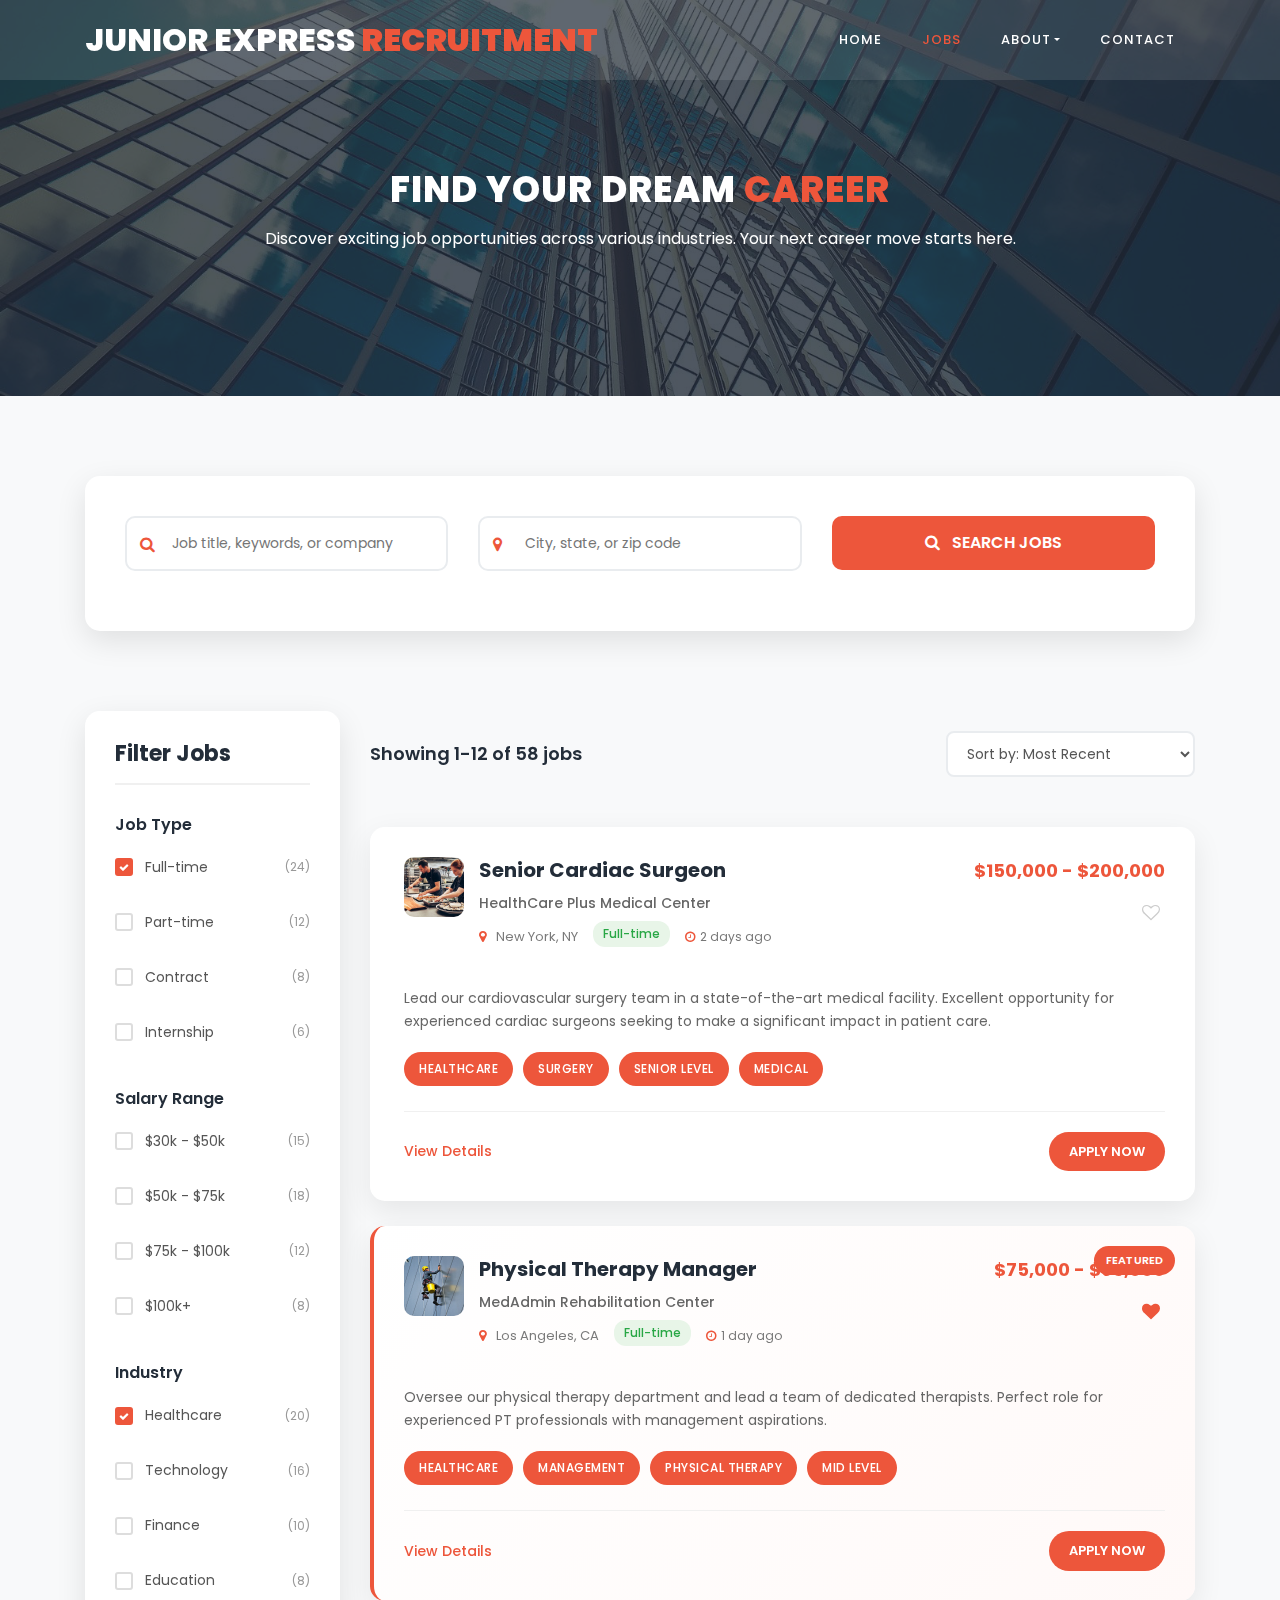
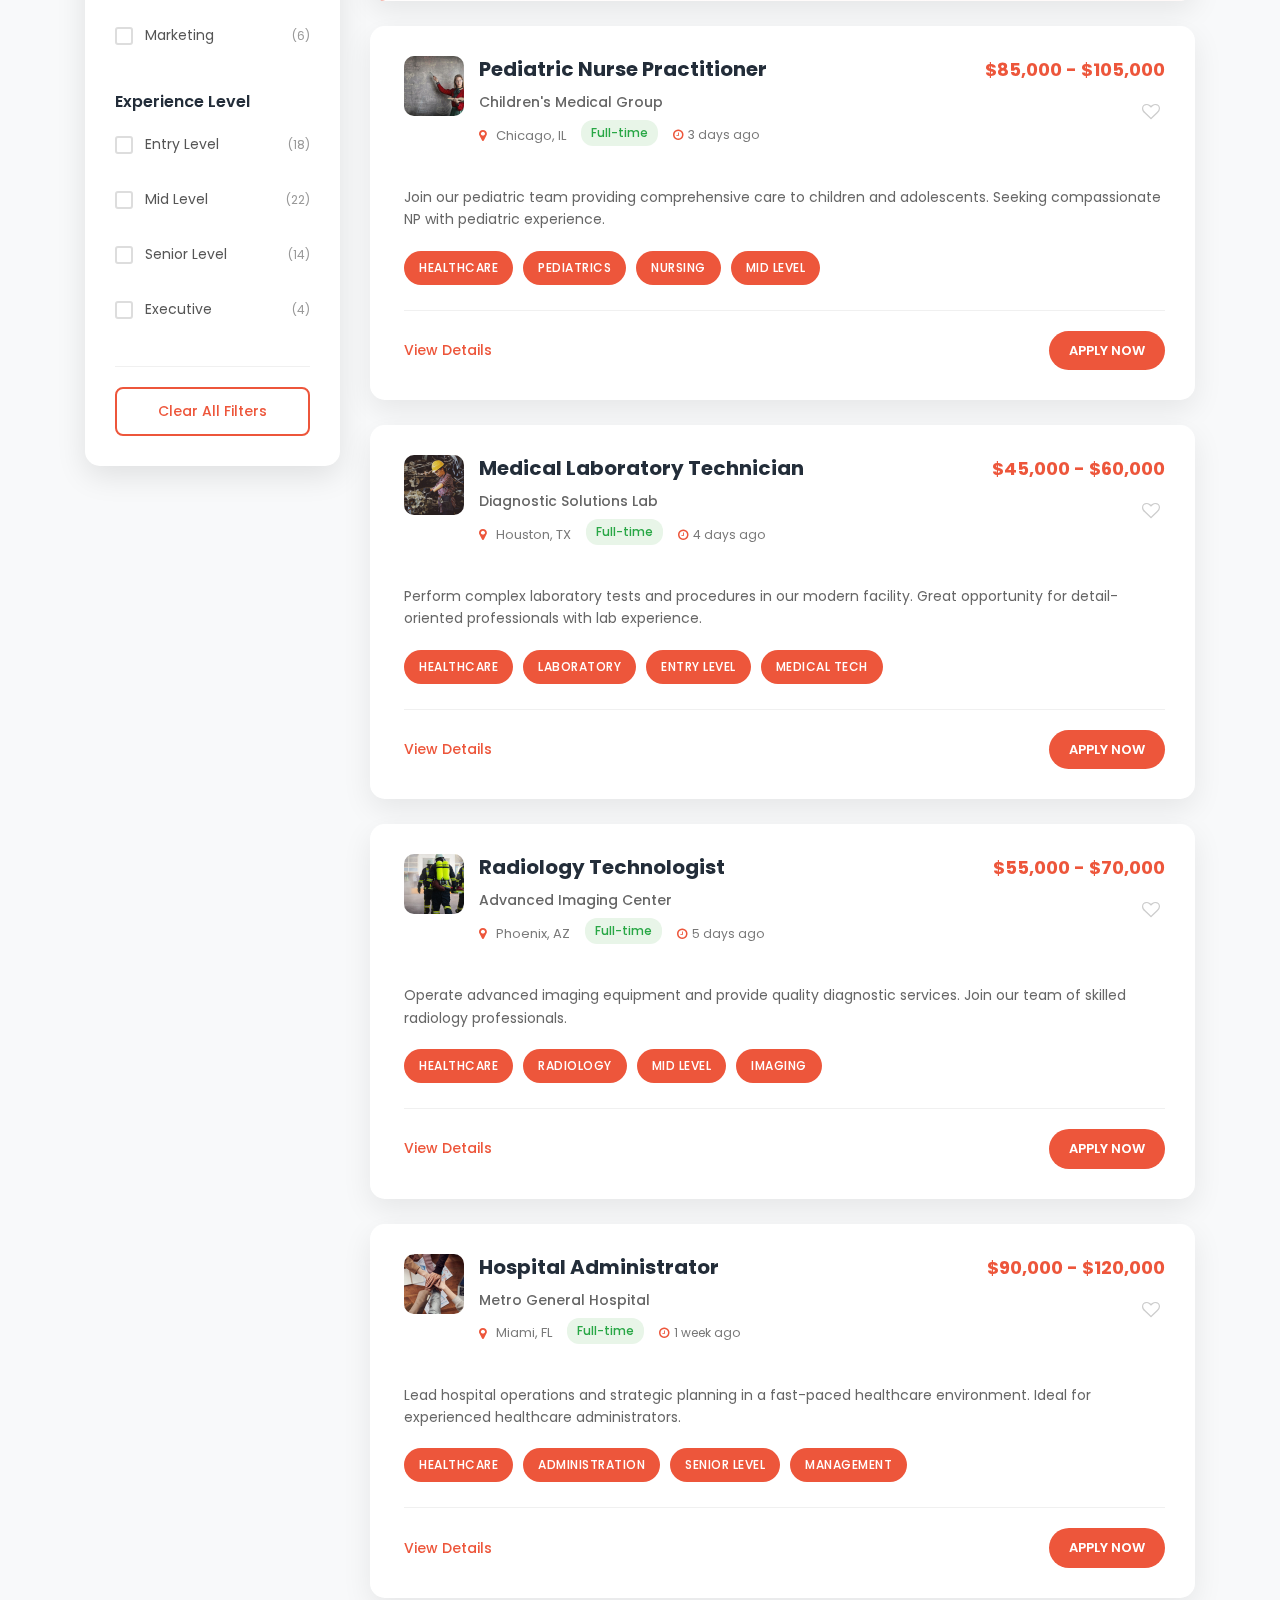
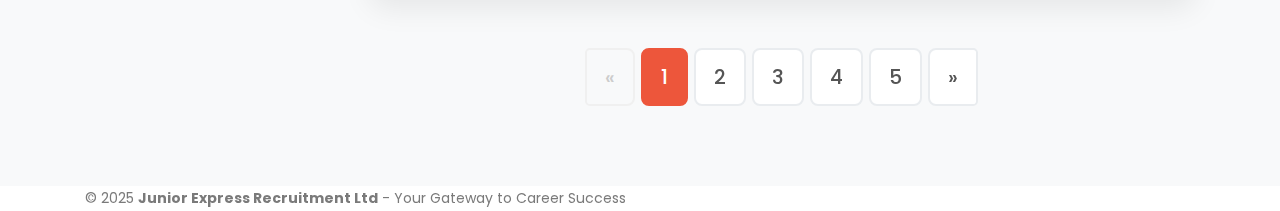
<file: jobs.html>
<!DOCTYPE html>
<html lang="en">

  <head>

    <meta charset="utf-8">
    <meta name="viewport" content="width=device-width, initial-scale=1, shrink-to-fit=no">
    <meta name="description" content="Browse job opportunities with Junior Express Recruitment Ltd - Find your perfect career match">
    <meta name="author" content="Junior Express Recruitment Ltd">
    <link href="https://fonts.googleapis.com/css?family=Poppins:100,100i,200,200i,300,300i,400,400i,500,500i,600,600i,700,700i,800,800i,900,900i&display=swap" rel="stylesheet">

    <title>Job Opportunities - Junior Express Recruitment Ltd</title>

    <link rel="stylesheet" type="text/css" href="assets/css/bootstrap.min.css">

    <link rel="stylesheet" type="text/css" href="assets/css/font-awesome.css">

    <link rel="stylesheet" href="assets/css/style.css">

    </head>
    
    <body>
    
    <!-- ***** Preloader Start ***** -->
    <div id="js-preloader" class="js-preloader">
      <div class="preloader-inner">
        <span class="dot"></span>
        <div class="dots">
          <span></span>
          <span></span>
          <span></span>
        </div>
      </div>
    </div>
    <!-- ***** Preloader End ***** -->
    
    <!-- ***** Header Placeholder ***** -->
    <div id="header-placeholder"></div>

    <!-- ***** Call to Action Start ***** -->
    <section class="section section-bg" id="call-to-action" style="background-image: url(assets/images/banner-image-1-1920x500.jpg)">
        <div class="container">
            <div class="row">
                <div class="col-lg-10 offset-lg-1">
                    <div class="cta-content">
                        <br>
                        <br>
                        <h2>Find Your Dream <em>Career</em></h2>
                        <p>Discover exciting job opportunities across various industries. Your next career move starts here.</p>
                    </div>
                </div>
            </div>
        </div>
    </section>
    <!-- ***** Call to Action End ***** -->

    <!-- ***** Jobs Section Start ***** -->
    <section class="section" id="jobs-listing">
        <div class="container">
            <div class="row">
                <!-- ***** Search & Filter Section ***** -->
                <div class="col-lg-12">
                    <div class="job-search-section">
                        <div class="row">
                            <div class="col-lg-4 col-md-6">
                                <div class="search-input-group">
                                    <i class="fa fa-search"></i>
                                    <input type="text" placeholder="Job title, keywords, or company">
                                </div>
                            </div>
                            <div class="col-lg-4 col-md-6">
                                <div class="search-input-group">
                                    <i class="fa fa-map-marker"></i>
                                    <input type="text" placeholder="City, state, or zip code">
                                </div>
                            </div>
                            <div class="col-lg-4">
                                <button class="search-btn">
                                    <i class="fa fa-search"></i> Search Jobs
                                </button>
                            </div>
                        </div>
                    </div>
                </div>
            </div>

            <div class="row" style="margin-top: 50px;">
                <!-- ***** Filters Sidebar ***** -->
                <div class="col-lg-3">
                    <div class="job-filters">
                        <h4>Filter Jobs</h4>
                        
                        <!-- Job Type Filter -->
                        <div class="filter-group">
                            <h5>Job Type</h5>
                            <div class="filter-options">
                                <label class="filter-option">
                                    <input type="checkbox" checked>
                                    <span class="checkmark"></span>
                                    Full-time <span class="count">(24)</span>
                                </label>
                                <label class="filter-option">
                                    <input type="checkbox">
                                    <span class="checkmark"></span>
                                    Part-time <span class="count">(12)</span>
                                </label>
                                <label class="filter-option">
                                    <input type="checkbox">
                                    <span class="checkmark"></span>
                                    Contract <span class="count">(8)</span>
                                </label>
                                <label class="filter-option">
                                    <input type="checkbox">
                                    <span class="checkmark"></span>
                                    Internship <span class="count">(6)</span>
                                </label>
                            </div>
                        </div>

                        <!-- Salary Range Filter -->
                        <div class="filter-group">
                            <h5>Salary Range</h5>
                            <div class="filter-options">
                                <label class="filter-option">
                                    <input type="checkbox">
                                    <span class="checkmark"></span>
                                    $30k - $50k <span class="count">(15)</span>
                                </label>
                                <label class="filter-option">
                                    <input type="checkbox">
                                    <span class="checkmark"></span>
                                    $50k - $75k <span class="count">(18)</span>
                                </label>
                                <label class="filter-option">
                                    <input type="checkbox">
                                    <span class="checkmark"></span>
                                    $75k - $100k <span class="count">(12)</span>
                                </label>
                                <label class="filter-option">
                                    <input type="checkbox">
                                    <span class="checkmark"></span>
                                    $100k+ <span class="count">(8)</span>
                                </label>
                            </div>
                        </div>

                        <!-- Industry Filter -->
                        <div class="filter-group">
                            <h5>Industry</h5>
                            <div class="filter-options">
                                <label class="filter-option">
                                    <input type="checkbox" checked>
                                    <span class="checkmark"></span>
                                    Healthcare <span class="count">(20)</span>
                                </label>
                                <label class="filter-option">
                                    <input type="checkbox">
                                    <span class="checkmark"></span>
                                    Technology <span class="count">(16)</span>
                                </label>
                                <label class="filter-option">
                                    <input type="checkbox">
                                    <span class="checkmark"></span>
                                    Finance <span class="count">(10)</span>
                                </label>
                                <label class="filter-option">
                                    <input type="checkbox">
                                    <span class="checkmark"></span>
                                    Education <span class="count">(8)</span>
                                </label>
                                <label class="filter-option">
                                    <input type="checkbox">
                                    <span class="checkmark"></span>
                                    Marketing <span class="count">(6)</span>
                                </label>
                            </div>
                        </div>

                        <!-- Experience Level Filter -->
                        <div class="filter-group">
                            <h5>Experience Level</h5>
                            <div class="filter-options">
                                <label class="filter-option">
                                    <input type="checkbox">
                                    <span class="checkmark"></span>
                                    Entry Level <span class="count">(18)</span>
                                </label>
                                <label class="filter-option">
                                    <input type="checkbox">
                                    <span class="checkmark"></span>
                                    Mid Level <span class="count">(22)</span>
                                </label>
                                <label class="filter-option">
                                    <input type="checkbox">
                                    <span class="checkmark"></span>
                                    Senior Level <span class="count">(14)</span>
                                </label>
                                <label class="filter-option">
                                    <input type="checkbox">
                                    <span class="checkmark"></span>
                                    Executive <span class="count">(4)</span>
                                </label>
                            </div>
                        </div>

                        <div class="filter-actions">
                            <button class="clear-filters">Clear All Filters</button>
                        </div>
                    </div>
                </div>

                <!-- ***** Jobs Listing ***** -->
                <div class="col-lg-9">
                    <div class="jobs-header">
                        <div class="results-info">
                            <h5>Showing 1-12 of 58 jobs</h5>
                        </div>
                        <div class="sort-options">
                            <select class="sort-dropdown">
                                <option>Sort by: Most Recent</option>
                                <option>Sort by: Salary (High to Low)</option>
                                <option>Sort by: Salary (Low to High)</option>
                                <option>Sort by: Company Name</option>
                            </select>
                        </div>
                    </div>

                    <div class="jobs-grid">
                        <!-- Job Card 1 -->
                        <div class="job-listing-card">
                            <div class="job-card-header">
                                <div class="company-info">
                                    <div class="company-logo">
                                        <img src="assets/images/product-1-720x480.jpg" alt="HealthCare Plus">
                                    </div>
                                    <div class="company-details">
                                        <h3>Senior Cardiac Surgeon</h3>
                                        <p class="company-name">HealthCare Plus Medical Center</p>
                                        <div class="job-meta">
                                            <span class="location"><i class="fa fa-map-marker"></i> New York, NY</span>
                                            <span class="job-type">Full-time</span>
                                            <span class="posted-time"><i class="fa fa-clock-o"></i> 2 days ago</span>
                                        </div>
                                    </div>
                                </div>
                                <div class="job-actions">
                                    <div class="salary">$150,000 - $200,000</div>
                                    <button class="save-job"><i class="fa fa-heart-o"></i></button>
                                </div>
                            </div>
                            <div class="job-card-content">
                                <p>Lead our cardiovascular surgery team in a state-of-the-art medical facility. Excellent opportunity for experienced cardiac surgeons seeking to make a significant impact in patient care.</p>
                                <div class="job-tags">
                                    <span>Healthcare</span>
                                    <span>Surgery</span>
                                    <span>Senior Level</span>
                                    <span>Medical</span>
                                </div>
                                <div class="job-card-footer">
                                    <a href="job-details.html" class="view-details">View Details</a>
                                    <a href="job-details.html" class="apply-now">Apply Now</a>
                                </div>
                            </div>
                        </div>

                        <!-- Job Card 2 -->
                        <div class="job-listing-card featured">
                            <div class="featured-badge">Featured</div>
                            <div class="job-card-header">
                                <div class="company-info">
                                    <div class="company-logo">
                                        <img src="assets/images/product-2-720x480.jpg" alt="MedAdmin">
                                    </div>
                                    <div class="company-details">
                                        <h3>Physical Therapy Manager</h3>
                                        <p class="company-name">MedAdmin Rehabilitation Center</p>
                                        <div class="job-meta">
                                            <span class="location"><i class="fa fa-map-marker"></i> Los Angeles, CA</span>
                                            <span class="job-type">Full-time</span>
                                            <span class="posted-time"><i class="fa fa-clock-o"></i> 1 day ago</span>
                                        </div>
                                    </div>
                                </div>
                                <div class="job-actions">
                                    <div class="salary">$75,000 - $95,000</div>
                                    <button class="save-job saved"><i class="fa fa-heart"></i></button>
                                </div>
                            </div>
                            <div class="job-card-content">
                                <p>Oversee our physical therapy department and lead a team of dedicated therapists. Perfect role for experienced PT professionals with management aspirations.</p>
                                <div class="job-tags">
                                    <span>Healthcare</span>
                                    <span>Management</span>
                                    <span>Physical Therapy</span>
                                    <span>Mid Level</span>
                                </div>
                                <div class="job-card-footer">
                                    <a href="job-details.html" class="view-details">View Details</a>
                                    <a href="job-details.html" class="apply-now">Apply Now</a>
                                </div>
                            </div>
                        </div>

                        <!-- Job Card 3 -->
                        <div class="job-listing-card">
                            <div class="job-card-header">
                                <div class="company-info">
                                    <div class="company-logo">
                                        <img src="assets/images/product-3-720x480.jpg" alt="Pediatric Care">
                                    </div>
                                    <div class="company-details">
                                        <h3>Pediatric Nurse Practitioner</h3>
                                        <p class="company-name">Children's Medical Group</p>
                                        <div class="job-meta">
                                            <span class="location"><i class="fa fa-map-marker"></i> Chicago, IL</span>
                                            <span class="job-type">Full-time</span>
                                            <span class="posted-time"><i class="fa fa-clock-o"></i> 3 days ago</span>
                                        </div>
                                    </div>
                                </div>
                                <div class="job-actions">
                                    <div class="salary">$85,000 - $105,000</div>
                                    <button class="save-job"><i class="fa fa-heart-o"></i></button>
                                </div>
                            </div>
                            <div class="job-card-content">
                                <p>Join our pediatric team providing comprehensive care to children and adolescents. Seeking compassionate NP with pediatric experience.</p>
                                <div class="job-tags">
                                    <span>Healthcare</span>
                                    <span>Pediatrics</span>
                                    <span>Nursing</span>
                                    <span>Mid Level</span>
                                </div>
                                <div class="job-card-footer">
                                    <a href="job-details.html" class="view-details">View Details</a>
                                    <a href="job-details.html" class="apply-now">Apply Now</a>
                                </div>
                            </div>
                        </div>

                        <!-- Job Card 4 -->
                        <div class="job-listing-card">
                            <div class="job-card-header">
                                <div class="company-info">
                                    <div class="company-logo">
                                        <img src="assets/images/product-4-720x480.jpg" alt="Lab Tech">
                                    </div>
                                    <div class="company-details">
                                        <h3>Medical Laboratory Technician</h3>
                                        <p class="company-name">Diagnostic Solutions Lab</p>
                                        <div class="job-meta">
                                            <span class="location"><i class="fa fa-map-marker"></i> Houston, TX</span>
                                            <span class="job-type">Full-time</span>
                                            <span class="posted-time"><i class="fa fa-clock-o"></i> 4 days ago</span>
                                        </div>
                                    </div>
                                </div>
                                <div class="job-actions">
                                    <div class="salary">$45,000 - $60,000</div>
                                    <button class="save-job"><i class="fa fa-heart-o"></i></button>
                                </div>
                            </div>
                            <div class="job-card-content">
                                <p>Perform complex laboratory tests and procedures in our modern facility. Great opportunity for detail-oriented professionals with lab experience.</p>
                                <div class="job-tags">
                                    <span>Healthcare</span>
                                    <span>Laboratory</span>
                                    <span>Entry Level</span>
                                    <span>Medical Tech</span>
                                </div>
                                <div class="job-card-footer">
                                    <a href="job-details.html" class="view-details">View Details</a>
                                    <a href="job-details.html" class="apply-now">Apply Now</a>
                                </div>
                            </div>
                        </div>

                        <!-- Job Card 5 -->
                        <div class="job-listing-card">
                            <div class="job-card-header">
                                <div class="company-info">
                                    <div class="company-logo">
                                        <img src="assets/images/product-5-720x480.jpg" alt="Radiology">
                                    </div>
                                    <div class="company-details">
                                        <h3>Radiology Technologist</h3>
                                        <p class="company-name">Advanced Imaging Center</p>
                                        <div class="job-meta">
                                            <span class="location"><i class="fa fa-map-marker"></i> Phoenix, AZ</span>
                                            <span class="job-type">Full-time</span>
                                            <span class="posted-time"><i class="fa fa-clock-o"></i> 5 days ago</span>
                                        </div>
                                    </div>
                                </div>
                                <div class="job-actions">
                                    <div class="salary">$55,000 - $70,000</div>
                                    <button class="save-job"><i class="fa fa-heart-o"></i></button>
                                </div>
                            </div>
                            <div class="job-card-content">
                                <p>Operate advanced imaging equipment and provide quality diagnostic services. Join our team of skilled radiology professionals.</p>
                                <div class="job-tags">
                                    <span>Healthcare</span>
                                    <span>Radiology</span>
                                    <span>Mid Level</span>
                                    <span>Imaging</span>
                                </div>
                                <div class="job-card-footer">
                                    <a href="job-details.html" class="view-details">View Details</a>
                                    <a href="job-details.html" class="apply-now">Apply Now</a>
                                </div>
                            </div>
                        </div>

                        <!-- Job Card 6 -->
                        <div class="job-listing-card">
                            <div class="job-card-header">
                                <div class="company-info">
                                    <div class="company-logo">
                                        <img src="assets/images/product-6-720x480.jpg" alt="Hospital Admin">
                                    </div>
                                    <div class="company-details">
                                        <h3>Hospital Administrator</h3>
                                        <p class="company-name">Metro General Hospital</p>
                                        <div class="job-meta">
                                            <span class="location"><i class="fa fa-map-marker"></i> Miami, FL</span>
                                            <span class="job-type">Full-time</span>
                                            <span class="posted-time"><i class="fa fa-clock-o"></i> 1 week ago</span>
                                        </div>
                                    </div>
                                </div>
                                <div class="job-actions">
                                    <div class="salary">$90,000 - $120,000</div>
                                    <button class="save-job"><i class="fa fa-heart-o"></i></button>
                                </div>
                            </div>
                            <div class="job-card-content">
                                <p>Lead hospital operations and strategic planning in a fast-paced healthcare environment. Ideal for experienced healthcare administrators.</p>
                                <div class="job-tags">
                                    <span>Healthcare</span>
                                    <span>Administration</span>
                                    <span>Senior Level</span>
                                    <span>Management</span>
                                </div>
                                <div class="job-card-footer">
                                    <a href="job-details.html" class="view-details">View Details</a>
                                    <a href="job-details.html" class="apply-now">Apply Now</a>
                                </div>
                            </div>
                        </div>
                    </div>

                    <!-- ***** Pagination ***** -->
                    <div class="pagination-wrapper">
                        <nav>
                            <ul class="pagination pagination-lg justify-content-center">
                                <li class="page-item disabled">
                                    <a class="page-link" href="#" aria-label="Previous">
                                        <span aria-hidden="true">&laquo;</span>
                                    </a>
                                </li>
                                <li class="page-item active"><a class="page-link" href="#">1</a></li>
                                <li class="page-item"><a class="page-link" href="#">2</a></li>
                                <li class="page-item"><a class="page-link" href="#">3</a></li>
                                <li class="page-item"><a class="page-link" href="#">4</a></li>
                                <li class="page-item"><a class="page-link" href="#">5</a></li>
                                <li class="page-item">
                                    <a class="page-link" href="#" aria-label="Next">
                                        <span aria-hidden="true">&raquo;</span>
                                    </a>
                                </li>
                            </ul>
                        </nav>
                    </div>
                </div>
            </div>
        </div>
    </section>
    <!-- ***** Jobs Section End ***** -->
    
    <!-- ***** Footer Placeholder ***** -->
    <div id="footer-placeholder"></div>

    <!-- jQuery -->
    <script src="assets/js/jquery-2.1.0.min.js"></script>

    <!-- Bootstrap -->
    <script src="assets/js/popper.js"></script>
    <script src="assets/js/bootstrap.min.js"></script>

    <!-- Plugins -->
    <script src="assets/js/scrollreveal.min.js"></script>
    <script src="assets/js/waypoints.min.js"></script>
    <script src="assets/js/jquery.counterup.min.js"></script>
    <script src="assets/js/imgfix.min.js"></script> 
    <script src="assets/js/mixitup.js"></script> 
    <script src="assets/js/accordions.js"></script>
    
    <!-- Global Init -->
    <script src="assets/js/custom.js"></script>

  </body>
</html>
</file>
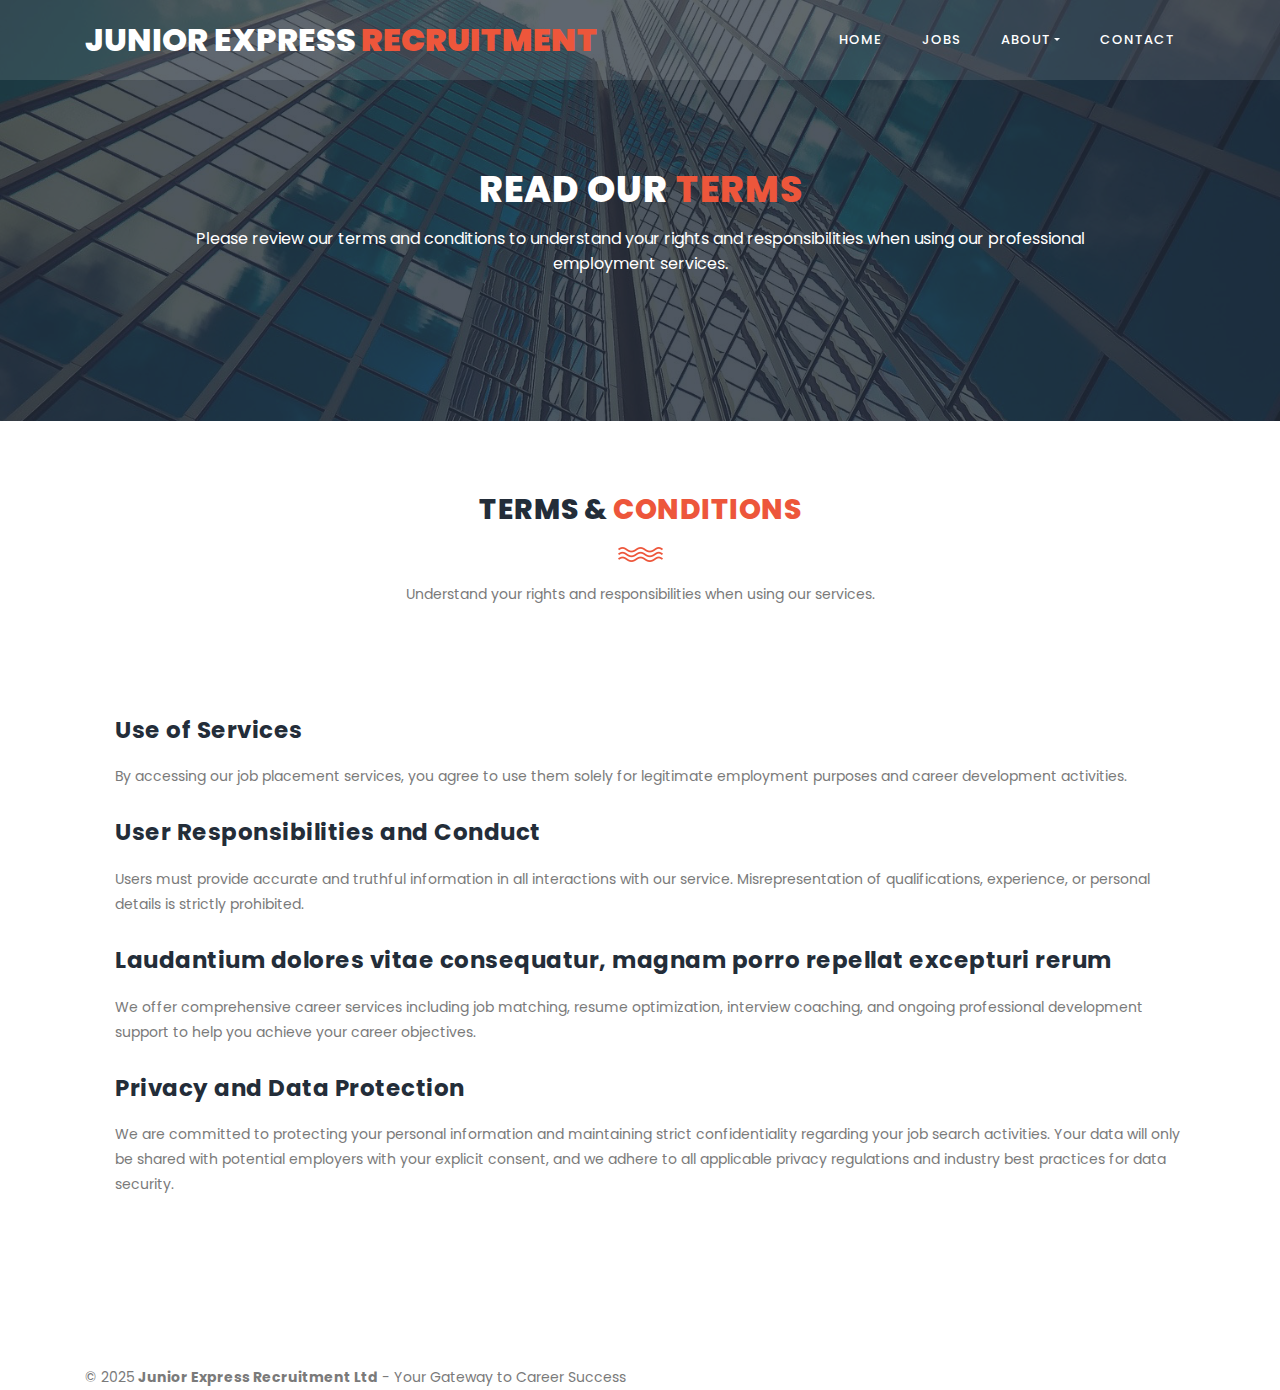
<file: terms.html>
<!DOCTYPE html>
<html lang="en">

  <head>

    <meta charset="utf-8">
    <meta name="viewport" content="width=device-width, initial-scale=1, shrink-to-fit=no">
    <meta name="description" content="Terms and conditions for Junior Express Recruitment Ltd services">
    <meta name="author" content="Junior Express Recruitment Ltd">
    <link href="https://fonts.googleapis.com/css?family=Poppins:100,100i,200,200i,300,300i,400,400i,500,500i,600,600i,700,700i,800,800i,900,900i&display=swap" rel="stylesheet">

    <title>Terms & Conditions - Junior Express Recruitment Ltd</title>

    <link rel="stylesheet" type="text/css" href="assets/css/bootstrap.min.css">

    <link rel="stylesheet" type="text/css" href="assets/css/font-awesome.css">

    <link rel="stylesheet" href="assets/css/style.css">

    </head>
    
    <body>
    
    <!-- ***** Preloader Start ***** -->
    <div id="js-preloader" class="js-preloader">
      <div class="preloader-inner">
        <span class="dot"></span>
        <div class="dots">
          <span></span>
          <span></span>
          <span></span>
        </div>
      </div>
    </div>
    <!-- ***** Preloader End ***** -->
    
    <!-- ***** Header Placeholder ***** -->
    <div id="header-placeholder"></div>

    <section class="section section-bg" id="call-to-action" style="background-image: url(assets/images/banner-image-1-1920x500.jpg)">
        <div class="container">
            <div class="row">
                <div class="col-lg-10 offset-lg-1">
                    <div class="cta-content">
                        <br>
                        <br>
                        <h2>Read our <em>Terms</em></h2>
                        <p>Please review our terms and conditions to understand your rights and responsibilities when using our professional employment services.</p>
                    </div>
                </div>
            </div>
        </div>
    </section>

    <!-- ***** Our Classes Start ***** -->
    <section class="section" id="our-classes">
        <div class="container">
            <br>
            <br>
            <br>
            <div class="row">
                <div class="col-lg-6 offset-lg-3">
                    <div class="section-heading">
                        <h2>Terms & <em>Conditions</em></h2>
                        <img src="assets/images/line-dec.png" alt="">
                        <p>Understand your rights and responsibilities when using our services.</p>
                    </div>
                </div>
            </div>
          
            <section class='tabs-content'>
              <ul class="terms-list">
                <li>
                  <h4>Use of Services</h4>
                  <p>By accessing our job placement services, you agree to use them solely for legitimate employment purposes and career development activities.</p>
                </li>
                <li>
                  <h4>User Responsibilities and Conduct</h4>
                  <p>Users must provide accurate and truthful information in all interactions with our service. Misrepresentation of qualifications, experience, or personal details is strictly prohibited.</p>
                </li>
                <li>
                  <h4>Laudantium dolores vitae consequatur, magnam porro repellat excepturi rerum</h4>
                  <p>We offer comprehensive career services including job matching, resume optimization, interview coaching, and ongoing professional development support to help you achieve your career objectives.</p>
                </li>
                <li>
                  <h4>Privacy and Data Protection</h4>
                  <p>We are committed to protecting your personal information and maintaining strict confidentiality regarding your job search activities. Your data will only be shared with potential employers with your explicit consent, and we adhere to all applicable privacy regulations and industry best practices for data security.</p>
                </li>
              </ul>
            </section>
        </div>
    </section>
    <!-- ***** Our Classes End ***** -->

    <!-- ***** Footer Start ***** -->
    <footer>
        <div class="container">
            <div class="row">
                <div class="col-lg-12">
                    <p>&copy; 2025 <strong>Junior Express Recruitment Ltd</strong> - Your Gateway to Career Success</p>
                </div>
            </div>
        </div>
    </footer>

    <!-- jQuery -->
    <script src="assets/js/jquery-2.1.0.min.js"></script>

    <!-- Bootstrap -->
    <script src="assets/js/popper.js"></script>
    <script src="assets/js/bootstrap.min.js"></script>

    <!-- Plugins -->
    <script src="assets/js/scrollreveal.min.js"></script>
    <script src="assets/js/waypoints.min.js"></script>
    <script src="assets/js/jquery.counterup.min.js"></script>
    <script src="assets/js/imgfix.min.js"></script> 
    <script src="assets/js/mixitup.js"></script> 
    <script src="assets/js/accordions.js"></script>
    
    <!-- Global Init -->
    <script src="assets/js/custom.js"></script>

  </body>
</html>
</file>
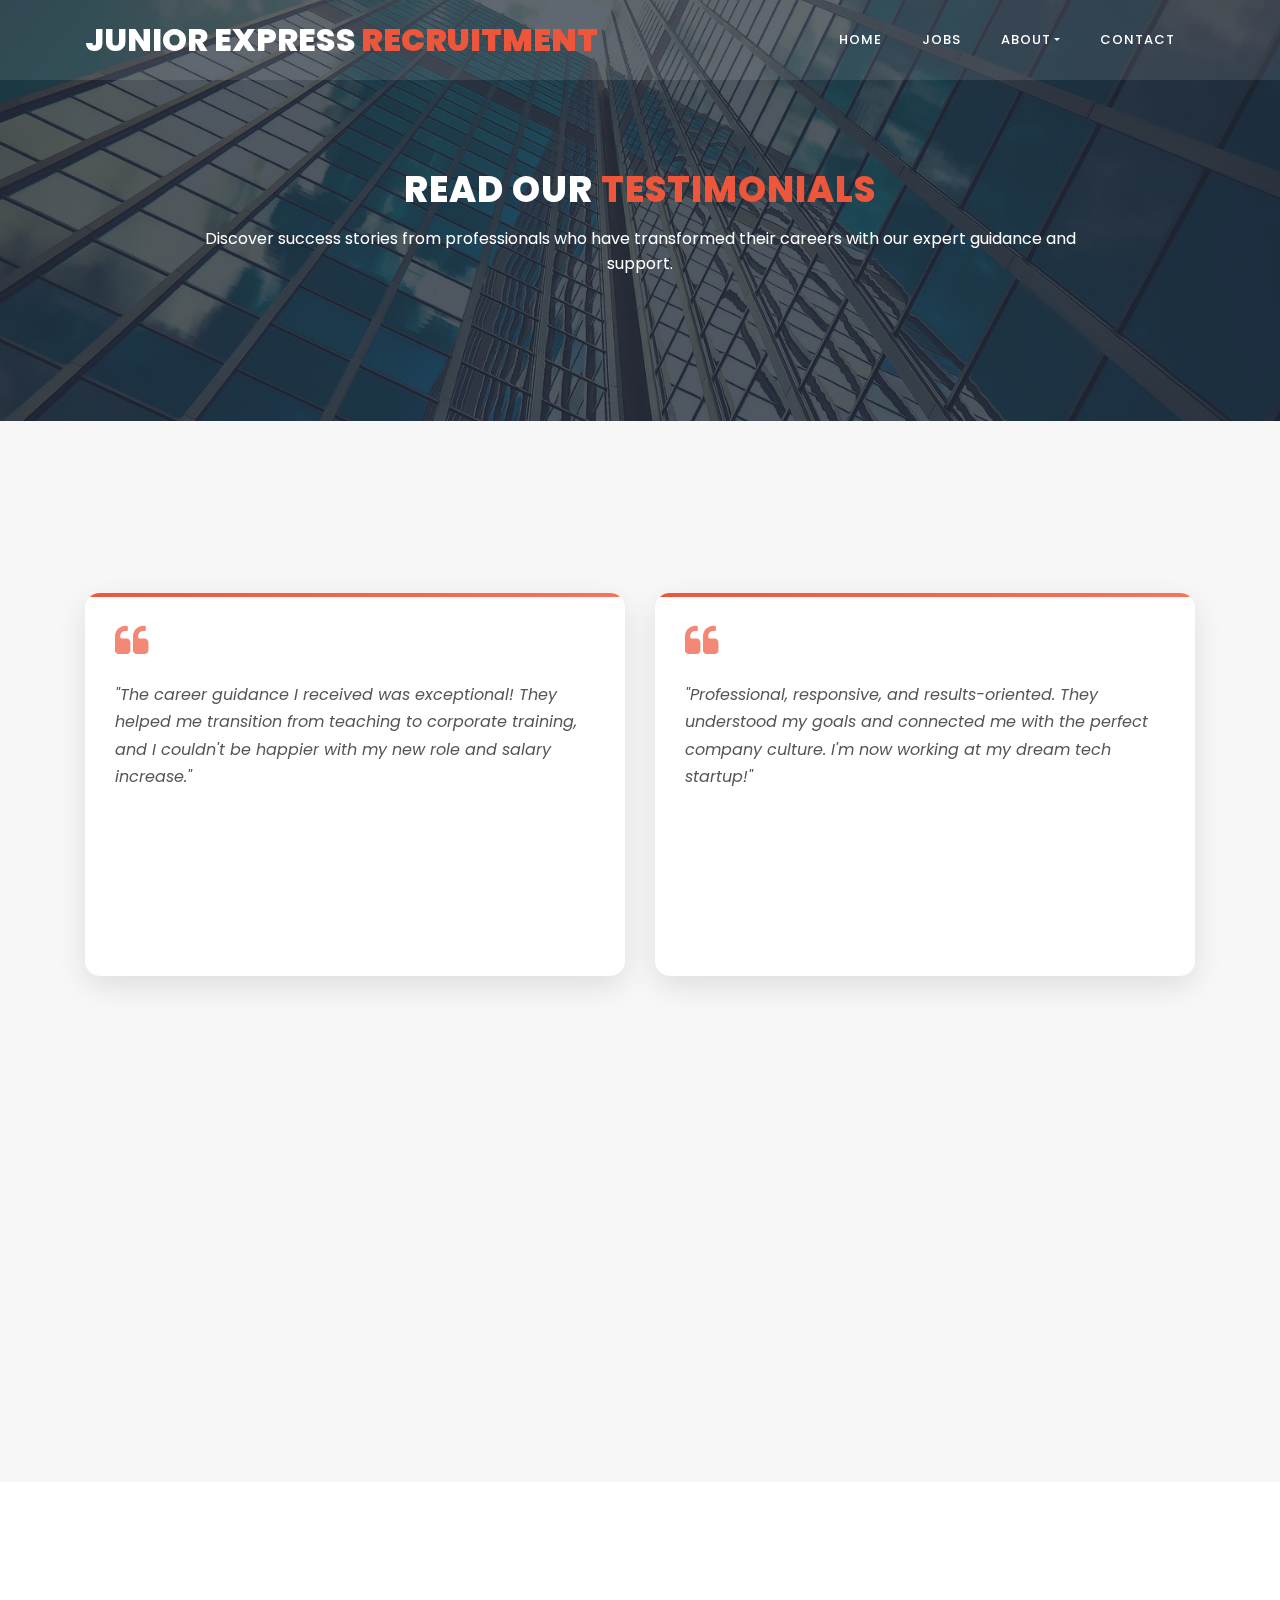
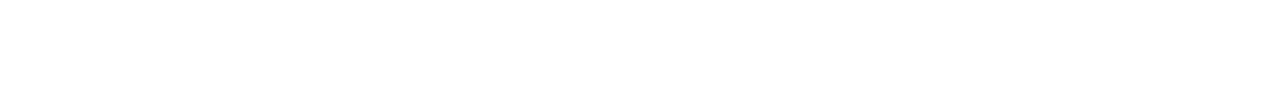
<file: testimonials.html>
<!DOCTYPE html>
<html lang="en">

  <head>

    <meta charset="utf-8">
    <meta name="viewport" content="width=device-width, initial-scale=1, shrink-to-fit=no">
    <meta name="description" content="Client success stories and testimonials - Junior Express Recruitment Ltd career placement achievements">
    <meta name="author" content="Junior Express Recruitment Ltd">
    <link href="https://fonts.googleapis.com/css?family=Poppins:100,100i,200,200i,300,300i,400,400i,500,500i,600,600i,700,700i,800,800i,900,900i&display=swap" rel="stylesheet">

    <title>Client Testimonials - Junior Express Recruitment Ltd</title>

    <link rel="stylesheet" type="text/css" href="assets/css/bootstrap.min.css">

    <link rel="stylesheet" type="text/css" href="assets/css/font-awesome.css">

    <link rel="stylesheet" href="assets/css/style.css">

    <!-- AOS CSS -->
    <link href="https://unpkg.com/aos@2.3.1/dist/aos.css" rel="stylesheet">

    </head>
    
    <body>
    
    <!-- ***** Preloader Start ***** -->
    <div id="js-preloader" class="js-preloader">
      <div class="preloader-inner">
        <span class="dot"></span>
        <div class="dots">
          <span></span>
          <span></span>
          <span></span>
        </div>
      </div>
    </div>
    <!-- ***** Preloader End ***** -->
    
    <!-- ***** Header Placeholder ***** -->
    <div id="header-placeholder"></div>

    <section class="section section-bg" id="call-to-action" style="background-image: url(assets/images/banner-image-1-1920x500.jpg)" data-aos="fade-up">
        <div class="container">
            <div class="row">
                <div class="col-lg-10 offset-lg-1">
                    <div class="cta-content" data-aos="zoom-in" data-aos-delay="200">
                        <br>
                        <br>
                        <h2 data-aos="fade-down" data-aos-delay="400">Read our <em>Testimonials</em></h2>
                        <p data-aos="fade-up" data-aos-delay="600">Discover success stories from professionals who have transformed their careers with our expert guidance and support.</p>
                    </div>
                </div>
            </div>
        </div>
    </section>

     <!-- ***** Testimonials Item Start ***** -->
    <section class="section" id="testimonials-section" data-aos="fade-up" data-aos-delay="200">
        <div class="container">
            <br>
            <br>
            <br>
            <div class="row">
                <div class="col-lg-6 col-md-6 mb-4" data-aos="fade-right" data-aos-delay="400">
                    <div class="testimonial-card">
                        <div class="testimonial-content" data-aos="zoom-in" data-aos-delay="500">
                            <div class="quote-icon" data-aos="fade-down" data-aos-delay="600">
                                <i class="fa fa-quote-left"></i>
                            </div>
                            <p data-aos="fade-up" data-aos-delay="700">"The career guidance I received was exceptional! They helped me transition from teaching to corporate training, and I couldn't be happier with my new role and salary increase."</p>
                        </div>
                        <div class="testimonial-author" data-aos="fade-up" data-aos-delay="800">
                            <div class="author-avatar" data-aos="zoom-in" data-aos-delay="900">
                                <img src="assets/images/features-first-icon.png" alt="Jennifer Adams">
                            </div>
                            <div class="author-info">
                                <h5 data-aos="fade-left" data-aos-delay="1000">Jennifer Adams</h5>
                                <span data-aos="fade-right" data-aos-delay="1100">Corporate Trainer</span>
                                <div class="rating" data-aos="fade-up" data-aos-delay="1200">
                                    <i class="fa fa-star"></i>
                                    <i class="fa fa-star"></i>
                                    <i class="fa fa-star"></i>
                                    <i class="fa fa-star"></i>
                                    <i class="fa fa-star"></i>
                                </div>
                            </div>
                        </div>
                    </div>
                </div>
                
                <div class="col-lg-6 col-md-6 mb-4" data-aos="fade-left" data-aos-delay="600">
                    <div class="testimonial-card">
                        <div class="testimonial-content" data-aos="zoom-in" data-aos-delay="700">
                            <div class="quote-icon" data-aos="fade-down" data-aos-delay="800">
                                <i class="fa fa-quote-left"></i>
                            </div>
                            <p data-aos="fade-up" data-aos-delay="900">"Professional, responsive, and results-oriented. They understood my goals and connected me with the perfect company culture. I'm now working at my dream tech startup!"</p>
                        </div>
                        <div class="testimonial-author" data-aos="fade-up" data-aos-delay="1000">
                            <div class="author-avatar" data-aos="zoom-in" data-aos-delay="1100">
                                <img src="assets/images/features-first-icon.png" alt="Michael Rodriguez">
                            </div>
                            <div class="author-info">
                                <h5 data-aos="fade-left" data-aos-delay="1200">Michael Rodriguez</h5>
                                <span data-aos="fade-right" data-aos-delay="1300">Software Developer</span>
                                <div class="rating" data-aos="fade-up" data-aos-delay="1400">
                                    <i class="fa fa-star"></i>
                                    <i class="fa fa-star"></i>
                                    <i class="fa fa-star"></i>
                                    <i class="fa fa-star"></i>
                                    <i class="fa fa-star"></i>
                                </div>
                            </div>
                        </div>
                    </div>
                </div>
                
                <div class="col-lg-6 col-md-6" data-aos="fade-right" data-aos-delay="800">
                    <div class="testimonial-card">
                        <div class="testimonial-content" data-aos="zoom-in" data-aos-delay="900">
                            <div class="quote-icon" data-aos="fade-down" data-aos-delay="1000">
                                <i class="fa fa-quote-left"></i>
                            </div>
                            <p data-aos="fade-up" data-aos-delay="1100">"Their interview preparation was incredible! They helped me overcome my nerves and present my best self. I secured a management position that exceeded my salary expectations."</p>
                        </div>
                        <div class="testimonial-author" data-aos="fade-up" data-aos-delay="1200">
                            <div class="author-avatar" data-aos="zoom-in" data-aos-delay="1300">
                                <img src="assets/images/features-first-icon.png" alt="Lisa Chen">
                            </div>
                            <div class="author-info">
                                <h5 data-aos="fade-left" data-aos-delay="1400">Lisa Chen</h5>
                                <span data-aos="fade-right" data-aos-delay="1500">Project Manager</span>
                                <div class="rating" data-aos="fade-up" data-aos-delay="1600">
                                    <i class="fa fa-star"></i>
                                    <i class="fa fa-star"></i>
                                    <i class="fa fa-star"></i>
                                    <i class="fa fa-star"></i>
                                    <i class="fa fa-star"></i>
                                </div>
                            </div>
                        </div>
                    </div>
                </div>
                
                <div class="col-lg-6 col-md-6" data-aos="fade-left" data-aos-delay="1000">
                    <div class="testimonial-card">
                        <div class="testimonial-content" data-aos="zoom-in" data-aos-delay="1100">
                            <div class="quote-icon" data-aos="fade-down" data-aos-delay="1200">
                                <i class="fa fa-quote-left"></i>
                            </div>
                            <p data-aos="fade-up" data-aos-delay="1300">"After months of unsuccessful job searching, their team completely transformed my approach. Within 4 weeks, I had multiple offers and chose the perfect role for my career growth."</p>
                        </div>
                        <div class="testimonial-author" data-aos="fade-up" data-aos-delay="1400">
                            <div class="author-avatar" data-aos="zoom-in" data-aos-delay="1500">
                                <img src="assets/images/features-first-icon.png" alt="Robert Thompson">
                            </div>
                            <div class="author-info">
                                <h5 data-aos="fade-left" data-aos-delay="1600">Robert Thompson</h5>
                                <span data-aos="fade-right" data-aos-delay="1700">Sales Director</span>
                                <div class="rating" data-aos="fade-up" data-aos-delay="1800">
                                    <i class="fa fa-star"></i>
                                    <i class="fa fa-star"></i>
                                    <i class="fa fa-star"></i>
                                    <i class="fa fa-star"></i>
                                    <i class="fa fa-star"></i>
                                </div>
                            </div>
                        </div>
                    </div>
                </div>
            </div>
        </div>
    </section>
    <!-- ***** Testimonials Item End ***** -->

    <!-- ***** Footer Placeholder ***** -->
    <div id="footer-placeholder"></div>

    <!-- jQuery -->
    <script src="assets/js/jquery-2.1.0.min.js"></script>

    <!-- Bootstrap -->
    <script src="assets/js/popper.js"></script>
    <script src="assets/js/bootstrap.min.js"></script>

    <!-- Plugins -->
    <script src="assets/js/scrollreveal.min.js"></script>
    <script src="assets/js/waypoints.min.js"></script>
    <script src="assets/js/jquery.counterup.min.js"></script>
    <script src="assets/js/imgfix.min.js"></script> 
    <script src="assets/js/mixitup.js"></script> 
    <script src="assets/js/accordions.js"></script>
    
    <!-- AOS JS -->
    <script src="https://unpkg.com/aos@2.3.1/dist/aos.js"></script>
    
    <!-- Global Init -->
    <script src="assets/js/custom.js"></script>

  </body>
</html>
</file>
<file: assets/css/style.css>
@import url("https://fonts.googleapis.com/css?family=Poppins:100,100i,200,200i,300,300i,400,400i,500,500i,600,600i,700,700i,800,800i,900,900i");

html, body, div, span, applet, object, iframe, h1, h2, h3, h4, h5, h6, p, blockquote, div
pre, a, abbr, acronym, address, big, cite, code, del, dfn, em, font, img, ins, kbd, q,
s, samp, small, strike, strong, sub, sup, tt, var, b, u, i, center, dl, dt, dd, ol, ul, li,
figure, header, nav, section, article, aside, footer, figcaption {
  margin: 0;
  padding: 0;
  border: 0;
  outline: 0;
}

.clearfix:after {
  content: ".";
  display: block;
  clear: both;
  visibility: hidden;
  line-height: 0;
  height: 0;
}

.clearfix {
  display: inline-block;
}

html[xmlns] .clearfix {
  display: block;
}

* html .clearfix {
  height: 1%;
}

ul, li {
  padding: 0;
  margin: 0;
  list-style: none;
}

header, nav, section, article, aside, footer, hgroup {
  display: block;
}

* {
  box-sizing: border-box;
}

html, body {
  font-family: 'Poppins', sans-serif;
  font-weight: 400;
  background-color: #fff;
  font-size: 16px;
  -ms-text-size-adjust: 100%;
  -webkit-font-smoothing: antialiased;
  -moz-osx-font-smoothing: grayscale;
}

a {
  text-decoration: none !important;
}

h1, h2, h3, h4, h5, h6 {
  margin-top: 0px;
  margin-bottom: 0px;
}

ul {
  margin-bottom: 0px;
}

p {
  font-size: 14px;
  line-height: 25px;
  color: #7a7a7a;
}

/* 
---------------------------------------------
global styles
--------------------------------------------- 
*/
html,
body {
  background: #fff;
  font-family: 'Poppins', sans-serif;
}

::selection {
  background: #ed563b;
  color: #fff;
}

::-moz-selection {
  background: #ed563b;
  color: #fff;
}

@media (max-width: 991px) {
  html, body {
    overflow-x: hidden;
  }
  .mobile-top-fix {
    margin-top: 30px;
    margin-bottom: 0px;
  }
  .mobile-bottom-fix {
    margin-bottom: 30px;
  }
  .mobile-bottom-fix-big {
    margin-bottom: 60px;
  }
}

.section-heading {
  text-align: center;
  margin-bottom: 80px;
}

.section-heading h2 {
  font-size: 28px;
  font-weight: 800;
  color: #232d39;
  text-transform: uppercase;
  letter-spacing: 0.5px;
  margin-top: 0px;
  margin-bottom: 0px;
}

.section-heading h2 em {
  font-style: normal;
  color: #ed563b;
}

.section-heading img {
  margin: 20px auto;
}

.dark-bg h2 {
  color: #fff;
}

.dark-bg p {
  color: #fff;
}

.main-button a {
  display: inline-block;
  font-size: 15px;
  padding: 12px 20px;
  background-color: #ed563b;
  color: #fff;
  text-align: center;
  font-weight: 400;
  text-transform: uppercase;
  transition: all .3s;
}

.main-button a:hover {
  background-color: #f9735b;
  color: #fff;
}


/* 
---------------------------------------------
header
--------------------------------------------- 
*/

.background-header {
  background: rgba(250,250,250,0.99) !important;
  height: 80px!important;
  position: fixed!important;
  top: 0px;
  left: 0px;
  right: 0px;
  box-shadow: 0px 0px 10px rgba(0,0,0,0.15)!important;
}

.background-header .logo,
.background-header .main-nav .nav li a {
  color: #232d39!important;
}

.background-header .main-nav .nav li:hover > a {
  color: #ed563b!important;
}

.background-header .nav li a.active {
  color: #ed563b!important;
}

.header-area {
  position: absolute;
  top: 0px;
  left: 0px;
  right: 0px;
  z-index: 100;
  height: 80px;
  background: rgba(250,250,250,0.1);
  -webkit-transition: all .5s ease 0s;
  -moz-transition: all .5s ease 0s;
  -o-transition: all .5s ease 0s;
  transition: all .5s ease 0s;
}

.header-area .main-nav {
  min-height: 80px;
  background: transparent;
}

.header-area .main-nav .logo {
  line-height: 80px;
  color: #fff;
  font-size: 32px;
  font-weight: 800;
  text-transform: uppercase;
  float: left;
  -webkit-transition: all 0.3s ease 0s;
  -moz-transition: all 0.3s ease 0s;
  -o-transition: all 0.3s ease 0s;
  transition: all 0.3s ease 0s;
}

.header-area .main-nav .logo em {
  font-style: normal;
  color: #ed563b;
  font-weight: 900;
}

.header-area .main-nav .nav {
  float: right;
  margin-top: 27px;
  margin-right: 0px;
  background-color: transparent;
  -webkit-transition: all 0.3s ease 0s;
  -moz-transition: all 0.3s ease 0s;
  -o-transition: all 0.3s ease 0s;
  transition: all 0.3s ease 0s;
  position: relative;
  z-index: 999;
}

.header-area .main-nav .nav li {
  padding-left: 20px;
  padding-right: 20px;
}

.header-area .main-nav .nav li a {
  display: block;
  font-weight: 500;
  font-size: 13px;
  color: #7a7a7a;
  text-transform: uppercase;
  -webkit-transition: all 0.3s ease 0s;
  -moz-transition: all 0.3s ease 0s;
  -o-transition: all 0.3s ease 0s;
  transition: all 0.3s ease 0s;
  height: 40px;
  line-height: 40px;
  border: transparent;
  letter-spacing: 1px;
}

.header-area .main-nav .nav li a {
  color: #fff;
}

.header-area .main-nav .nav li:hover > a,
.header-area .main-nav .nav li > a.active {
  color: #ed563b!important;
  opacity: 1;
}

.background-header .main-nav .nav li:hover > a,
.background-header .main-nav .nav li > a.active {
  color: #ed563b!important;
  opacity: 1;
}

.header-area .main-nav .menu-trigger {
  cursor: pointer;
  display: block;
  position: absolute;
  top: 23px;
  width: 32px;
  height: 40px;
  text-indent: -9999em;
  z-index: 99;
  right: 40px;
  display: none;
}

.header-area .main-nav .menu-trigger span,
.header-area .main-nav .menu-trigger span:before,
.header-area .main-nav .menu-trigger span:after {
  -moz-transition: all 0.4s;
  -o-transition: all 0.4s;
  -webkit-transition: all 0.4s;
  transition: all 0.4s;
  background-color: #1e1e1e;
  display: block;
  position: absolute;
  width: 30px;
  height: 2px;
  left: 0;
}

.background-header .main-nav .menu-trigger span,
.background-header .main-nav .menu-trigger span:before,
.background-header .main-nav .menu-trigger span:after {
  background-color: #1e1e1e;
}

.header-area .main-nav .menu-trigger span:before,
.header-area .main-nav .menu-trigger span:after {
  -moz-transition: all 0.4s;
  -o-transition: all 0.4s;
  -webkit-transition: all 0.4s;
  transition: all 0.4s;
  background-color: #1e1e1e;
  display: block;
  position: absolute;
  width: 30px;
  height: 2px;
  left: 0;
  width: 75%;
}

.background-header .main-nav .menu-trigger span:before,
.background-header .main-nav .menu-trigger span:after {
  background-color: #1e1e1e;
}

.header-area .main-nav .menu-trigger span:before,
.header-area .main-nav .menu-trigger span:after {
  content: "";
}

.header-area .main-nav .menu-trigger span {
  top: 16px;
}

.header-area .main-nav .menu-trigger span:before {
  -moz-transform-origin: 33% 100%;
  -ms-transform-origin: 33% 100%;
  -webkit-transform-origin: 33% 100%;
  transform-origin: 33% 100%;
  top: -10px;
  z-index: 10;
}

.header-area .main-nav .menu-trigger span:after {
  -moz-transform-origin: 33% 0;
  -ms-transform-origin: 33% 0;
  -webkit-transform-origin: 33% 0;
  transform-origin: 33% 0;
  top: 10px;
}

.header-area .main-nav .menu-trigger.active span,
.header-area .main-nav .menu-trigger.active span:before,
.header-area .main-nav .menu-trigger.active span:after {
  background-color: transparent;
  width: 100%;
}

.header-area .main-nav .menu-trigger.active span:before {
  -moz-transform: translateY(6px) translateX(1px) rotate(45deg);
  -ms-transform: translateY(6px) translateX(1px) rotate(45deg);
  -webkit-transform: translateY(6px) translateX(1px) rotate(45deg);
  transform: translateY(6px) translateX(1px) rotate(45deg);
  background-color: #1e1e1e;
}

.background-header .main-nav .menu-trigger.active span:before {
  background-color: #1e1e1e;
}

.header-area .main-nav .menu-trigger.active span:after {
  -moz-transform: translateY(-6px) translateX(1px) rotate(-45deg);
  -ms-transform: translateY(-6px) translateX(1px) rotate(-45deg);
  -webkit-transform: translateY(-6px) translateX(1px) rotate(-45deg);
  transform: translateY(-6px) translateX(1px) rotate(-45deg);
  background-color: #1e1e1e;
}

.background-header .main-nav .menu-trigger.active span:after {
  background-color: #1e1e1e;
}

.header-area.header-sticky {
  min-height: 80px;
}

.header-area.header-sticky .nav {
  margin-top: 20px !important;
}

.header-area.header-sticky .nav li a.active {
  color: #ed563b;
}

@media (max-width: 1200px) {
  .header-area .main-nav .nav li {
    padding-left: 12px;
    padding-right: 12px;
  }
  .header-area .main-nav:before {
    display: none;
  }
}

@media (max-width: 767px) {
  .header-area .main-nav .logo {
    color: #1e1e1e;
  }
  .header-area.header-sticky .nav li a:hover,
  .header-area.header-sticky .nav li a.active {
    color: #ed563b!important;
    opacity: 1;
  }
  .header-area {
    background-color: #f7f7f7;
    padding: 0px 15px;
    height: 80px;
    box-shadow: none;
    text-align: center;
  }
  .header-area .container {
    padding: 0px;
  }
  .header-area .logo {
    margin-left: 30px;
  }
  .header-area .menu-trigger {
    display: block !important;
  }
  .header-area .main-nav {
    overflow: hidden;
  }
  .header-area .main-nav .nav {
    float: none;
    width: 100%;
    display: none;
    -webkit-transition: all 0s ease 0s;
    -moz-transition: all 0s ease 0s;
    -o-transition: all 0s ease 0s;
    transition: all 0s ease 0s;
    margin-left: 0px;
  }
  .header-area .main-nav .nav li:first-child {
    border-top: 1px solid #eee;
  }
  .header-area .main-nav .nav li:last-child {
    width: 100%;
    background-color: #ed563b;
    color: #fff;
  }

  .header-area.header-sticky .nav {
    margin-top: 80px !important;
  }
  .header-area .main-nav .nav li {
    width: 100%;
    background: #fff;
    border-bottom: 1px solid #eee;
    padding-left: 0px !important;
    padding-right: 0px !important;
  }
  .header-area .main-nav .nav li a {
    height: 50px !important;
    line-height: 50px !important;
    padding: 0px !important;
    border: none !important;
    background: #f7f7f7 !important;
    color: #232d39 !important;
  }
  .header-area .main-nav .nav li a:hover {
    background: #eee !important;
    color: #ed563b!important;
  }
  .header-area .main-nav .nav li.submenu ul {
    position: relative;
    visibility: inherit;
    opacity: 1;
    z-index: 1;
    transform: translateY(0%);
    transition-delay: 0s, 0s, 0.3s;
    top: 0px;
    width: 100%;
    box-shadow: none;
    height: 0px;
  }
  .header-area .main-nav .nav li.submenu ul li a {
    font-size: 12px;
    font-weight: 400;
  }
  .header-area .main-nav .nav li.submenu ul li a:hover:before {
    width: 0px;
  }
  .header-area .main-nav .nav li.submenu ul.active {
    height: auto !important;
  }
  .header-area .main-nav .nav li.submenu:after {
    color: #3B566E;
    right: 25px;
    font-size: 14px;
    top: 15px;
  }
  .header-area .main-nav .nav li.submenu:hover ul, .header-area .main-nav .nav li.submenu:focus ul {
    height: 0px;
  }
}

@media (min-width: 767px) {
  .header-area .main-nav .nav {
    display: flex !important;
  }
}


/* 
---------------------------------------------
banner
--------------------------------------------- 
*/

.main-banner {
  position: relative;
}

#bg-video {
    min-width: 100%;
    min-height: 100vh;
    max-width: 100%;
    max-height: 100vh;
    object-fit: cover;
    z-index: -1;
}

#bg-video::-webkit-media-controls {
    display: none !important;
}

.video-overlay {
    position: absolute;
    background-color: rgba(35,45,57,0.8);
    top: 0;
    left: 0;
    bottom: 7px;
    width: 100%;
}

.main-banner .caption {
  text-align: center;
  position: absolute;
  width: 80%;
  left: 50%;
  top: 50%;
  transform: translate(-50%,-50%);
}

.main-banner .caption h6 {
  margin-top: 0px;
  font-size: 18px;
  text-transform: uppercase;
  font-weight: 800;
  color: #fff;
  letter-spacing: 0.5px;
}

.main-banner .caption h2 {
  margin-top: 30px;
  margin-bottom: 25px;
  font-size: 84px;
  text-transform: uppercase;
  font-weight: 800;
  color: #fff;
  letter-spacing: 1px;
}

.main-banner .caption h2 em {
  font-style: normal;
  color: #ed563b;
  font-weight: 900;
}


/*
---------------------------------------------
features
---------------------------------------------
*/

#features {
  margin-bottom: 80px;
}

.feature-item {
  display: inline-block;
  margin-bottom: 60px;
}

.feature-item .left-icon img {
  float: left;
  margin-right: 30px;
}

.feature-item .right-content {
  display: inline;
}

.feature-item .right-content h4 {
  margin-top: 0px;
  margin-bottom:  7px;
  letter-spacing: 0.25px;
  color: #232d39;
  font-size: 19px;
  font-weight: 600;
  text-transform: capitalize;
}

.feature-item .right-content a.text-button {
  margin-top: 7px;
  display: inline-block;
  font-size: 13px;
  text-transform: uppercase;
  color: #ed563b;
  font-weight: 500;
}

/*
---------------------------------------------
subscribe
---------------------------------------------
*/

#call-to-action {
  padding: 120px 0px;
  background-image: url(../images/cta-bg.jpg);
  background-position: center center;
  background-repeat: no-repeat;
  background-size: cover;
  text-align: center;
}

.cta-content h2 {
  font-size: 36px;
  text-transform: uppercase;
  font-weight: 800;
  color: #fff;
  letter-spacing: 1px;
}

.cta-content h2 em {
  font-style: normal;
  color: #ed563b;
}

.cta-content p {
  font-size: 16px;
  color: #fff;
  margin: 15px 0px 25px 0px;
}



/*
--------------------------------------------
Our Classes
--------------------------------------------
*/

#our-classes {
  margin-bottom: 140px;
}

#tabs ul {
  margin: 0;
  padding: 0;
}
#tabs ul li {
  margin-bottom: 30px;
  display: inline-block;
  width: 100%;
}
#tabs ul li:last-child {
  margin-bottom: 0px;
}
#tabs ul li a {
  text-transform: capitalize;
  width: 100%;
  padding: 30px 30px;
  display: inline-block;
  background-color: #fff;
  box-shadow: 0px 0px 15px rgba(0,0,0,0.1);
  border-radius: 5px;
  font-size: 19px;
  color: #232d39;
  letter-spacing: 0.5px;
  font-weight: 600;
  transition: all 0.3s;
}
#tabs .main-rounded-button a {
  text-align: center;
  padding: 20px 30px;
  width: 100%;
  border-radius: 5px;
  display: inline-block;
  box-shadow: 0px 0px 15px rgba(0,0,0,0.1);
  color: #fff;
  font-size: 19px;
  letter-spacing: 0.5px;
  font-weight: 600;
  background-color: #ed563b;
}
#tabs .main-rounded-button a:hover {
  background-color: #f9735b;
}
#tabs ul li a .fa {
  font-size: 32px;
  height: 32px;
  color: #ed563b;
  margin-right: 15px;
  display: inline-block;
}
#tabs ul .ui-tabs-active span {
  background: #faf5b2;
  border: #faf5b2;
  line-height: 90px;
  border-bottom: none;
}
#tabs ul .ui-tabs-active a {
  color: #ed563b;
}
#tabs ul .ui-tabs-active span {
  color: #1e1e1e;
}
.tabs-content {
  margin-left: 30px;
  text-align: left;
  display: inline-block;
  transition: all 0.3s;
}
.tabs-content img {
  max-width: 100%;
  overflow: hidden;
  border-radius: 5px;
}
.tabs-content h4 {
  font-size: 23px;
  font-weight: 700;
  color: #232d39;
  letter-spacing: 0.5px;
  margin-bottom: 20px;
  margin-top: 30px;
}
.tabs-content p {
  font-size: 14px;
  color: #7a7a7a;
  margin-bottom: 28px;
}


/* 
---------------------------------------------
schedule
--------------------------------------------- 
*/

.section-bg {
  background-position: center center;
  background-repeat: no-repeat;
  background-size: cover;
  position: relative;
}

.section-bg:before {
  content:'';
  position: absolute;
  top: 0;
  left: 0;
  width: 100%;
  height: 100%;
  background-color: rgba(35,45,57,0.8);
}

.section-bg > form,
.section-bg .container {
  position: relative;
  z-index: 2
}

#schedule {
  padding: 0px 0px 140px 0px;
}

#schedule table {
  width: 100%;
  text-align: center;
  border: 1px solid #fff;
}

#schedule table tbody {
  border-top: 1px solid #fff; 
}

#schedule table tbody tr {
  border-bottom: 1px solid #fff;
}

#schedule table tbody tr td {
  border-right: 1px solid #fff;
  height: 100px;
}

#schedule table tr td {
  color: #fff;
  font-size: 13px;
  text-transform: capitalize;
  font-weight: 500;
  letter-spacing: 0.25px;
}

.schedule-table.filtering .ts-item {
    opacity: 0;
    transition: all 0.5s;
}

.schedule-table.filtering .ts-item.show {
    opacity: 1;
    transition: all 0.5s;
}

#schedule .filters {
  margin-bottom: 40px;
}
#schedule .filters ul {
  padding: 0;
  text-align: center;
}
#schedule .filters ul li {
  list-style: none;
  display: inline;
  cursor: pointer;
  position: relative;
  margin-right: 10px;
  font-size: 15px;
  font-weight: 500;
  color: #fff;
  text-transform: capitalize;
  -webkit-transition: all 0.3s ease-in-out;
  -moz-transition: all 0.3s ease-in-out;
  -o-transition: all 0.3s ease-in-out;
  -ms-transition: all 0.3s ease-in-out;
  transition: all 0.3s ease-in-out;
}
#schedule .filters ul li:after {
  content: "/";
  margin-left: 10px;
  color: #fff;
}
#schedule .filters ul li:last-child {
  margin-right: 0px;
}
#schedule .filters ul li:last-child::after {
  display: none;
}
#schedule .filters ul li.active,
#schedule .filters ul li:hover {
  color: #ed563b;
}
#schedule .filters-content {
  margin-top: 50px;
}
#schedule .filters-content .show {
  opacity: 1;
  visibility: visible;
  transition: all 350ms;
}
#schedule .filters-content .hide {
  opacity: 0;
  visibility: hidden;
  transition: all 350ms;
}


/* 
---------------------------------------------
trainers
--------------------------------------------- 
*/

#trainers { 
  padding-bottom: 90px; 
}

#trainers .trainer-item {
  background-color: #fff;
  border-radius: 5px;
  box-shadow: 0px 0px 15px rgba(0,0,0,0.1);
  padding: 15px;
  margin-bottom: 30px;
}

#trainers .trainer-item img {
  width: 100%;
  border-radius: 5px;
}

#trainers .trainer-item span {
  font-size: 13px;
  font-weight: 500;
  color: #ed563b;
  display: inline-block;
  margin-top: 25px;
  margin-bottom: 10px;
}

#trainers .trainer-item h4 {
  font-size: 19px;
  font-weight: 600;
  color: #232d39;
  letter-spacing: 0.5px;
  margin-bottom: 18px;
}

#trainers .trainer-item p {
  margin-bottom: 20px;
}

ul.social-icons li {
  display: inline-block;
  margin-right: 12px;
}

ul.social-icons li:last-child {
  margin-right: 0px;
}

ul.social-icons li a {
  color: #232d39;
  transition: all .3s;
}

ul.social-icons li a:hover {
  color: #ed563b;
}


/* 
---------------------------------------------
contact
--------------------------------------------- 
*/

#contact-us {
  margin-top: 140px;
}

#contact-us .container-fluid .col-lg-6 {
  padding: 0px;
}

#contact-us .contact-form {
  padding: 80px;
  background-image: url(../images/contact-bg.jpg);
  background-position: center center;
  background-repeat: no-repeat;
  background-size: cover;
}

#contact-us .contact-form #contact {
  background-color: #fff;
  padding: 40px;
  border-radius: 5px;
}

.contact-form select,
.contact-form input,
.contact-form textarea {
  color: #7a7a7a;
  font-size: 13px;
  border: 1px solid #ddd;
  background-color: #fff;
  width: 100%;
  height: 40px;
  outline: none;
  line-height: 40px;
  padding: 0px 10px;
  -webkit-appearance: none;
  -moz-appearance: none;
  appearance: none;
  margin-bottom: 30px;
}

.contact-form textarea {
  height: 150px;
  resize: none;
}

.contact-form ::-webkit-input-placeholder { /* Edge */
  color: #7a7a7a;
}

.contact-form :-ms-input-placeholder { /* Internet Explorer 10-11 */
  color: #7a7a7a;
}

.contact-form ::placeholder {
  color: #7a7a7a;
}

.contact-form button {
  display: inline-block;
  font-size: 13px;
  padding: 11px 17px;
  background-color: #ed563b;
  color: #fff;
  text-align: center;
  font-weight: 400;
  text-transform: uppercase;
  transition: all .3s;
  border: none;
  outline: none;
  margin-top: -8px;
}

.contact-form button:hover {
  background-color: #f9735b;
}

/* 
---------------------------------------------
preloader
--------------------------------------------- 
*/

.js-preloader {
    position: fixed;
    top: 0;
    left: 0;
    right: 0;
    bottom: 0;
    background-color: #232d39;
    display: -webkit-box;
    display: flex;
    -webkit-box-align: center;
    align-items: center;
    -webkit-box-pack: center;
    justify-content: center;
    opacity: 1;
    visibility: visible;
    z-index: 9999;
    -webkit-transition: opacity 0.25s ease;
    transition: opacity 0.25s ease;
}

.js-preloader.loaded {
    opacity: 0;
    visibility: hidden;
    pointer-events: none;
}

@-webkit-keyframes dot {
    50% {
        -webkit-transform: translateX(96px);
        transform: translateX(96px);
    }
}

@keyframes dot {
    50% {
        -webkit-transform: translateX(96px);
        transform: translateX(96px);
    }
}

@-webkit-keyframes dots {
    50% {
        -webkit-transform: translateX(-31px);
        transform: translateX(-31px);
    }
}

@keyframes dots {
    50% {
        -webkit-transform: translateX(-31px);
        transform: translateX(-31px);
    }
}

.preloader-inner {
    position: relative;
    width: 142px;
    height: 40px;
    background: #232d39;
}

.preloader-inner .dot {
    position: absolute;
    width: 16px;
    height: 16px;
    top: 12px;
    left: 15px;
    background: #fff;
    border-radius: 50%;
    -webkit-transform: translateX(0);
    transform: translateX(0);
    -webkit-animation: dot 2.8s infinite;
    animation: dot 2.8s infinite;
}

.preloader-inner .dots {
    -webkit-transform: translateX(0);
    transform: translateX(0);
    margin-top: 12px;
    margin-left: 31px;
    -webkit-animation: dots 2.8s infinite;
    animation: dots 2.8s infinite;
}

.preloader-inner .dots span {
    display: block;
    float: left;
    width: 16px;
    height: 16px;
    margin-left: 16px;
    background: #fff;
    border-radius: 50%;
}


/* 
---------------------------------------------
responsive
--------------------------------------------- 
*/


@media (max-width: 992px) {

  .main-banner .caption h2 {
    font-size: 64px;
  }
  #features {
    margin-bottom: 110px;
  }
  #features .feature-item {
    margin-bottom: 30px;
  }
  #our-classes .tabs-content {
    margin-left: 0px;
    margin-top: 30px;
  }
  .trainer-item {
    margin-bottom: 30px;
  }
  #contact-us #map {
    margin-bottom: -7px;
  }
  #contact-us .contact-form {
    padding: 30px;
  }
  #contact-us .contact-form #contact {
    padding: 30px;
  }

}

@media (max-width: 450px) {
  .feature-item .right-content a.text-button {
    margin-left: 130px;
  }
}

.dropdown-menu {
  background: rgba(0,0,0,0.2);
  padding: 0;
  border-radius: 0;
}

.background-header .dropdown-menu {
  background: rgba(250,250,250,0.9);
}

.dropdown-menu a {
  line-height: 1.3;
  color: #fff;
}


.background-header .main-nav .nav li a:hover,
.background-header .main-nav .nav li a.active,
.dropdown-menu a.active,
.dropdown-menu a:hover {
  background: transparent;
  color: #ed563b!important;
}

.pagination-lg .page-link {
  color: #ed563b;
}

.btn-primary {
  border-color: #ed563b;
  background-color: #ed563b;
}

.btn-primary:not(:disabled):not(.disabled).active, 
.btn-primary:not(:disabled):not(.disabled):active, 
.show>.btn-primary.dropdown-toggle,
.btn-primary:active,
.btn-primary:active:focus,
.btn-primary:focus,
.btn-primary:hover {
  background-color: #f9735b;
  border-color: #f9735b;
  outline: none;
}

.icon {
  width: 72px;
  height: 72px;
  border-radius: 5px;
  color: #fff;
  background-color: #ed563b;
  font-size: 30px;
  margin: 0 auto 15px;
  display: flex;
  align-items: center;
  justify-content: center;
}

a {
  color: #ed563b;
}

a:focus,
a:hover {
  color: #f9735b;
}

/* Custom About Section Styles */
#about-section {
  background: #f7f7f7;
  padding: 100px 0;
}

#about-section .section-heading {
  margin-bottom: 60px;
}

.about-content .about-item {
  padding: 30px;
  background: #fff;
  border-radius: 15px;
  box-shadow: 0 10px 30px rgba(0,0,0,0.1);
  margin-bottom: 30px;
  transition: all 0.3s ease;
}

.about-content .about-item:hover {
  transform: translateY(-10px);
  box-shadow: 0 20px 50px rgba(0,0,0,0.15);
}

.about-content .about-item h4 {
  font-size: 24px;
  font-weight: 600;
  color: #232d39;
  margin-bottom: 15px;
}

.about-content .about-item p {
  font-size: 15px;
  line-height: 28px;
  color: #7a7a7a;
  margin-bottom: 0;
}

.about-image {
  padding-left: 30px;
}

.about-image img {
  width: 100%;
  height: 500px;
  object-fit: cover;
  border-radius: 15px;
  box-shadow: 0 15px 35px rgba(0,0,0,0.1);
  transition: all 0.3s ease;
}

.about-image img:hover {
  transform: translateY(-5px);
  box-shadow: 0 25px 50px rgba(0,0,0,0.15);
}

.stats-item {
  background: #fff;
  padding: 40px 20px;
  border-radius: 15px;
  box-shadow: 0 10px 30px rgba(0,0,0,0.1);
  margin-bottom: 30px;
  transition: all 0.3s ease;
}

.stats-item:hover {
  transform: translateY(-10px);
  box-shadow: 0 20px 50px rgba(0,0,0,0.15);
}

.stats-item h3 {
  margin: 0;
}

.stats-item p {
  font-size: 16px;
  font-weight: 500;
  color: #232d39;
  margin: 0;
}

@media (max-width: 992px) {
  .about-image {
    padding-left: 15px;
    margin-top: 40px;
  }
  
  .about-image img {
    height: 350px;
  }
  
  #about-section {
    padding: 80px 0;
  }
}

@media (max-width: 768px) {
  .about-content .about-item {
    padding: 25px;
    margin-bottom: 25px;
  }
  
  .about-image {
    padding-left: 0px;
    margin-top: 30px;
  }
  
  .about-image img {
    height: 300px;
  }
  
  .stats-item {
    padding: 30px 15px;
    margin-bottom: 25px;
  }
  
  .stats-item h3 {
    font-size: 36px !important;
  }
}

/* Custom Blog Section Styles */
#blog-section {
  padding: 100px 0;
  background: #fff;
}

#blog-section .section-heading {
  margin-bottom: 60px;
}

.blog-card {
  background: #fff;
  border-radius: 15px;
  box-shadow: 0 10px 30px rgba(0,0,0,0.1);
  overflow: hidden;
  margin-bottom: 30px;
  transition: all 0.3s ease;
  height: 100%;
  display: flex;
  flex-direction: column;
}

.blog-card:hover {
  transform: translateY(-10px);
  box-shadow: 0 20px 50px rgba(0,0,0,0.15);
}

.blog-image {
  position: relative;
  overflow: hidden;
  height: 220px;
}

.blog-image img {
  width: 100%;
  height: 100%;
  object-fit: cover;
  transition: all 0.3s ease;
}

.blog-card:hover .blog-image img {
  transform: scale(1.05);
}

.blog-category {
  position: absolute;
  top: 15px;
  left: 15px;
  background: #ed563b;
  color: #fff;
  padding: 5px 12px;
  border-radius: 20px;
  font-size: 12px;
  font-weight: 500;
  text-transform: uppercase;
  letter-spacing: 0.5px;
}

.blog-content {
  padding: 25px;
  flex-grow: 1;
  display: flex;
  flex-direction: column;
}

.blog-meta {
  margin-bottom: 15px;
}

.blog-meta span {
  font-size: 13px;
  color: #7a7a7a;
  margin-right: 15px;
}

.blog-meta span i {
  color: #ed563b;
  margin-right: 5px;
}

.blog-content h4 {
  font-size: 18px;
  font-weight: 600;
  color: #232d39;
  margin-bottom: 15px;
  line-height: 1.4;
  transition: all 0.3s ease;
}

.blog-card:hover .blog-content h4 {
  color: #ed563b;
}

.blog-content p {
  font-size: 14px;
  line-height: 1.6;
  color: #7a7a7a;
  margin-bottom: 20px;
  flex-grow: 1;
}

.blog-footer {
  display: flex;
  justify-content: space-between;
  align-items: center;
  border-top: 1px solid #f0f0f0;
  padding-top: 15px;
}

.read-more {
  color: #ed563b;
  font-weight: 500;
  font-size: 14px;
  text-decoration: none;
  transition: all 0.3s ease;
}

.read-more:hover {
  color: #f9735b;
  text-decoration: none;
}

.read-more i {
  margin-left: 5px;
  transition: all 0.3s ease;
}

.read-more:hover i {
  transform: translateX(3px);
}

.blog-stats {
  display: flex;
  gap: 15px;
}

.blog-stats span {
  font-size: 12px;
  color: #999;
}

.blog-stats span i {
  color: #ed563b;
  margin-right: 3px;
}

@media (max-width: 768px) {
  #blog-section {
    padding: 80px 0;
  }
  
  .blog-card {
    margin-bottom: 25px;
  }
  
  .blog-content {
    padding: 20px;
  }
  
  .blog-content h4 {
    font-size: 16px;
  }
  
  .blog-footer {
    flex-direction: column;
    align-items: flex-start;
    gap: 10px;
  }
  
  .blog-stats {
    align-self: flex-end;
  }
}

/* Featured Jobs Section Styles */
#featured-jobs {
  padding: 100px 0;
  background: #fff;
}

#featured-jobs .section-heading {
  margin-bottom: 60px;
}

.job-card {
  background: #fff;
  border-radius: 15px;
  box-shadow: 0 10px 30px rgba(0,0,0,0.1);
  overflow: hidden;
  margin-bottom: 30px;
  transition: all 0.3s ease;
  height: 100%;
  display: flex;
  flex-direction: column;
  position: relative;
}

.job-card:hover {
  transform: translateY(-10px);
  box-shadow: 0 20px 50px rgba(0,0,0,0.15);
}

.job-card.featured {
  border: 2px solid #ed563b;
}

.featured-label {
  position: absolute;
  top: 15px;
  right: 15px;
  background: #ed563b;
  color: #fff;
  padding: 5px 12px;
  border-radius: 20px;
  font-size: 11px;
  font-weight: 600;
  text-transform: uppercase;
  z-index: 2;
}

.job-header {
  position: relative;
  padding: 20px;
  display: flex;
  justify-content: space-between;
  align-items: flex-start;
}

.company-logo {
  width: 60px;
  height: 60px;
  border-radius: 10px;
  overflow: hidden;
  flex-shrink: 0;
}

.company-logo img {
  width: 100%;
  height: 100%;
  object-fit: cover;
}

.job-badge {
  text-align: right;
}

.job-type {
  display: block;
  font-size: 12px;
  color: #28a745;
  font-weight: 500;
  margin-bottom: 5px;
}

.salary {
  display: block;
  font-size: 18px;
  font-weight: 700;
  color: #ed563b;
}

.job-content {
  padding: 0 20px 20px;
  flex-grow: 1;
}

.job-meta {
  margin-bottom: 15px;
}

.job-meta .company {
  display: block;
  font-size: 14px;
  font-weight: 600;
  color: #232d39;
  margin-bottom: 5px;
}

.job-meta .location {
  font-size: 13px;
  color: #7a7a7a;
}

.job-meta .location i {
  color: #ed563b;
  margin-right: 5px;
}

.job-content h4 {
  font-size: 18px;
  font-weight: 600;
  color: #232d39;
  margin-bottom: 12px;
  line-height: 1.4;
  transition: all 0.3s ease;
}

.job-card:hover .job-content h4 {
  color: #ed563b;
}

.job-content p {
  font-size: 14px;
  line-height: 1.6;
  color: #7a7a7a;
  margin-bottom: 15px;
}

.job-tags {
  display: flex;
  flex-wrap: wrap;
  gap: 8px;
  margin-bottom: 15px;
}

.job-tags span {
  background: #f8f9fa;
  color: #6c757d;
  font-size: 11px;
  font-weight: 500;
  padding: 4px 10px;
  border-radius: 15px;
  text-transform: uppercase;
  letter-spacing: 0.5px;
}

.job-footer {
  display: flex;
  justify-content: space-between;
  align-items: center;
  border-top: 1px solid #f0f0f0;
  padding-top: 15px;
}

.job-posted {
  font-size: 12px;
  color: #999;
}

.job-posted i {
  color: #ed563b;
  margin-right: 5px;
}

.apply-btn {
  background: #ed563b;
  color: #fff;
  padding: 8px 20px;
  border-radius: 20px;
  font-size: 13px;
  font-weight: 500;
  text-decoration: none;
  transition: all 0.3s ease;
}

.apply-btn:hover {
  background: #f9735b;
  color: #fff;
  text-decoration: none;
}

@media (max-width: 768px) {
  #featured-jobs {
    padding: 80px 0;
  }
  
  .job-card {
    margin-bottom: 25px;
  }
  
  .job-header {
    padding: 15px;
  }
  
  .company-logo {
    width: 50px;
    height: 50px;
  }
  
  .job-content {
    padding: 0 15px 15px;
  }
  
  .job-content h4 {
    font-size: 16px;
  }
  
  .job-footer {
    padding: 12px 15px;
    flex-direction: column;
    align-items: flex-start;
    gap: 10px;
  }
  
  .apply-btn {
    align-self: stretch;
    text-align: center;
  }
}

/* Testimonials Section Styles */
#testimonials-section {
  padding: 100px 0;
  background: #f7f7f7;
}

#testimonials-section .section-heading {
  margin-bottom: 60px;
}

.testimonial-card {
  background: #fff;
  border-radius: 15px;
  box-shadow: 0 10px 30px rgba(0,0,0,0.1);
  padding: 30px;
  margin-bottom: 40px;
  transition: all 0.3s ease;
  height: 100%;
  position: relative;
  overflow: hidden;
}

.testimonial-card::before {
  content: '';
  position: absolute;
  top: 0;
  left: 0;
  right: 0;
  height: 4px;
  background: linear-gradient(90deg, #ed563b, #f9735b);
}

.testimonial-card:hover {
  transform: translateY(-10px);
  box-shadow: 0 20px 50px rgba(0,0,0,0.15);
}

.testimonial-content {
  margin-bottom: 25px;
}

.quote-icon {
  margin-bottom: 20px;
}

.quote-icon i {
  font-size: 36px;
  color: #ed563b;
  opacity: 0.7;
}

.testimonial-content p {
  font-size: 16px;
  line-height: 1.7;
  color: #555;
  font-style: italic;
  margin-bottom: 0;
  position: relative;
}

.testimonial-author {
  display: flex;
  align-items: center;
  padding-top: 20px;
  border-top: 1px solid #f0f0f0;
}

.author-avatar {
  width: 60px;
  height: 60px;
  border-radius: 50%;
  overflow: hidden;
  margin-right: 15px;
  border: 3px solid #ed563b;
  flex-shrink: 0;
}

.author-avatar img {
  width: 100%;
  height: 100%;
  object-fit: cover;
}

.author-info h5 {
  font-size: 18px;
  font-weight: 600;
  color: #232d39;
  margin-bottom: 5px;
}

.author-info span {
  font-size: 14px;
  color: #7a7a7a;
  display: block;
  margin-bottom: 8px;
}

.rating {
  display: flex;
  gap: 2px;
}

.rating i {
  color: #ffc107;
  font-size: 14px;
}

@media (max-width: 768px) {
  #testimonials-section {
    padding: 80px 0;
  }
  
  .testimonial-card {
    padding: 25px;
    margin-bottom: 35px;
  }
  
  .quote-icon i {
    font-size: 28px;
  }
  
  .testimonial-content p {
    font-size: 15px;
  }
  
  .author-avatar {
    width: 50px;
    height: 50px;
    margin-right: 12px;
  }
  
  .author-info h5 {
    font-size: 16px;
  }
  
  .author-info span {
    font-size: 13px;
  }
}

/* Jobs Page Styles */
#jobs-listing {
  padding: 80px 0;
  background: #f8f9fa;
}

/* Job Search Section */
.job-search-section {
  background: #fff;
  padding: 40px;
  border-radius: 15px;
  box-shadow: 0 10px 30px rgba(0,0,0,0.1);
  margin-bottom: 30px;
}

.search-input-group {
  position: relative;
  margin-bottom: 20px;
}

.search-input-group i {
  position: absolute;
  left: 15px;
  top: 50%;
  transform: translateY(-50%);
  color: #ed563b;
  font-size: 16px;
}

.search-input-group input {
  width: 100%;
  padding: 15px 15px 15px 45px;
  border: 2px solid #e9ecef;
  border-radius: 10px;
  font-size: 14px;
  transition: all 0.3s ease;
}

.search-input-group input:focus {
  outline: none;
  border-color: #ed563b;
  box-shadow: 0 0 0 3px rgba(237, 86, 59, 0.1);
}

.search-btn {
  width: 100%;
  padding: 15px 20px;
  background: #ed563b;
  color: #fff;
  border: none;
  border-radius: 10px;
  font-size: 16px;
  font-weight: 600;
  text-transform: uppercase;
  transition: all 0.3s ease;
  cursor: pointer;
}

.search-btn:hover {
  background: #f9735b;
  transform: translateY(-2px);
}

.search-btn i {
  margin-right: 8px;
}

/* Job Filters */
.job-filters {
  background: #fff;
  padding: 30px;
  border-radius: 15px;
  box-shadow: 0 10px 30px rgba(0,0,0,0.1);
  position: sticky;
  top: 100px;
}

.job-filters h4 {
  font-size: 22px;
  font-weight: 700;
  color: #232d39;
  margin-bottom: 30px;
  padding-bottom: 15px;
  border-bottom: 2px solid #f0f0f0;
}

.filter-group {
  margin-bottom: 30px;
}

.filter-group h5 {
  font-size: 16px;
  font-weight: 600;
  color: #232d39;
  margin-bottom: 15px;
}

.filter-options {
  display: flex;
  flex-direction: column;
  gap: 10px;
}

.filter-option {
  display: flex;
  align-items: center;
  cursor: pointer;
  padding: 8px 0;
  position: relative;
  font-size: 14px;
  color: #555;
  transition: all 0.3s ease;
}

.filter-option:hover {
  color: #ed563b;
}

.filter-option input[type="checkbox"] {
  display: none;
}

.checkmark {
  position: relative;
  width: 18px;
  height: 18px;
  border: 2px solid #ddd;
  border-radius: 3px;
  margin-right: 12px;
  transition: all 0.3s ease;
}

.filter-option input:checked ~ .checkmark {
  background-color: #ed563b;
  border-color: #ed563b;
}

.filter-option input:checked ~ .checkmark::after {
  content: '\f00c';
  font-family: 'FontAwesome';
  position: absolute;
  color: #fff;
  font-size: 10px;
  top: 50%;
  left: 50%;
  transform: translate(-50%, -50%);
}

.count {
  margin-left: auto;
  color: #999;
  font-size: 12px;
}

.filter-actions {
  margin-top: 30px;
  padding-top: 20px;
  border-top: 1px solid #f0f0f0;
}

.clear-filters {
  width: 100%;
  padding: 12px 20px;
  background: transparent;
  color: #ed563b;
  border: 2px solid #ed563b;
  border-radius: 8px;
  font-size: 14px;
  font-weight: 500;
  cursor: pointer;
  transition: all 0.3s ease;
}

.clear-filters:hover {
  background: #ed563b;
  color: #fff;
}

/* Jobs Header */
.jobs-header {
  display: flex;
  justify-content: space-between;
  align-items: center;
  margin-bottom: 30px;
  padding: 20px 0;
}

.results-info h5 {
  color: #232d39;
  font-size: 18px;
  font-weight: 600;
  margin: 0;
}

.sort-dropdown {
  padding: 10px 15px;
  border: 2px solid #e9ecef;
  border-radius: 8px;
  background: #fff;
  color: #555;
  font-size: 14px;
  cursor: pointer;
  min-width: 200px;
}

.sort-dropdown:focus {
  outline: none;
  border-color: #ed563b;
}

/* Jobs Grid */
.jobs-grid {
  display: flex;
  flex-direction: column;
  gap: 25px;
}

/* Job Listing Card */
.job-listing-card {
  background: #fff;
  border-radius: 15px;
  box-shadow: 0 10px 30px rgba(0,0,0,0.08);
  padding: 30px;
  transition: all 0.3s ease;
  position: relative;
  border-left: 4px solid transparent;
}

.job-listing-card:hover {
  transform: translateY(-5px);
  box-shadow: 0 20px 50px rgba(0,0,0,0.15);
  border-left-color: #ed563b;
}

.job-listing-card.featured {
  border-left-color: #ed563b;
  background: linear-gradient(135deg, #fff 0%, #fff9f8 100%);
}

.featured-badge {
  position: absolute;
  top: 20px;
  right: 20px;
  background: #ed563b;
  color: #fff;
  padding: 6px 12px;
  border-radius: 20px;
  font-size: 11px;
  font-weight: 600;
  text-transform: uppercase;
}

.job-card-header {
  display: flex;
  justify-content: space-between;
  align-items: flex-start;
  margin-bottom: 20px;
}

.company-info {
  display: flex;
  gap: 15px;
  flex: 1;
}

.company-logo {
  width: 60px;
  height: 60px;
  border-radius: 10px;
  overflow: hidden;
  flex-shrink: 0;
}

.company-logo img {
  width: 100%;
  height: 100%;
  object-fit: cover;
}

.company-details h3 {
  font-size: 20px;
  font-weight: 700;
  color: #232d39;
  margin-bottom: 8px;
  line-height: 1.3;
  transition: all 0.3s ease;
}

.job-listing-card:hover .company-details h3 {
  color: #ed563b;
}

.company-name {
  font-size: 14px;
  color: #666;
  margin-bottom: 10px;
  font-weight: 500;
}

.job-meta {
  display: flex;
  flex-wrap: wrap;
  gap: 15px;
  align-items: center;
}

.job-meta span {
  font-size: 12px;
  color: #777;
  display: flex;
  align-items: center;
  gap: 5px;
}

.job-meta .job-type {
  background: #e8f5e8;
  color: #28a745;
  padding: 4px 10px;
  border-radius: 12px;
  font-weight: 500;
}

.job-actions {
  display: flex;
  flex-direction: column;
  align-items: flex-end;
  gap: 10px;
}

.salary {
  font-size: 18px;
  font-weight: 700;
  color: #ed563b;
}

.save-job {
  background: transparent;
  border: none;
  color: #ccc;
  font-size: 18px;
  cursor: pointer;
  transition: all 0.3s ease;
  padding: 5px;
}

.save-job:hover {
  color: #ed563b;
  transform: scale(1.1);
}

.save-job.saved {
  color: #ed563b;
}

.job-card-content p {
  font-size: 14px;
  line-height: 1.6;
  color: #666;
  margin-bottom: 20px;
}

.job-tags {
  display: flex;
  flex-wrap: wrap;
  gap: 8px;
  margin-bottom: 25px;
}

.job-tags span {
  background: #f8f9fa;
  color: #555;
  padding: 6px 12px;
  border-radius: 15px;
  font-size: 11px;
  font-weight: 500;
  text-transform: uppercase;
  letter-spacing: 0.5px;
  transition: all 0.3s ease;
}

.job-tags span:hover {
  background: #ed563b;
  color: #fff;
}

.job-card-footer {
  display: flex;
  justify-content: space-between;
  align-items: center;
  padding-top: 20px;
  border-top: 1px solid #f0f0f0;
}

.view-details {
  color: #ed563b;
  font-size: 14px;
  font-weight: 500;
  text-decoration: none;
  transition: all 0.3s ease;
}

.view-details:hover {
  color: #f9735b;
  text-decoration: none;
}

.apply-now {
  background: #ed563b;
  color: #fff;
  padding: 10px 20px;
  border-radius: 20px;
  font-size: 13px;
  font-weight: 600;
  text-decoration: none;
  text-transform: uppercase;
  transition: all 0.3s ease;
}

.apply-now:hover {
  background: #f9735b;
  color: #fff;
  text-decoration: none;
  transform: translateY(-2px);
}

/* Pagination */
.pagination-wrapper {
  margin-top: 50px;
}

.pagination-wrapper .pagination {
  margin: 0;
}

.pagination-wrapper .page-link {
  color: #555;
  border: 2px solid #e9ecef;
  padding: 12px 18px;
  margin: 0 3px;
  border-radius: 8px;
  font-weight: 500;
  transition: all 0.3s ease;
}

.pagination-wrapper .page-item.active .page-link {
  background: #ed563b;
  border-color: #ed563b;
  color: #fff;
}

.pagination-wrapper .page-link:hover {
  background: #f9735b;
  border-color: #f9735b;
  color: #fff;
  transform: translateY(-2px);
}

.pagination-wrapper .page-item.disabled .page-link {
  color: #ccc;
  border-color: #f0f0f0;
  background: #f8f9fa;
}

/* Additional animations and improvements for job details page */

/* Scroll animations */
.animate-in {
  animation: slideInFromLeft 0.6s ease-out;
}

@keyframes slideInFromLeft {
  from {
    opacity: 0;
    transform: translateX(-30px);
  }
  to {
    opacity: 1;
    transform: translateX(0);
  }
}

/* Form validation styles */
.form-control.is-invalid {
  border-color: #dc3545;
  box-shadow: 0 0 0 3px rgba(220, 53, 69, 0.1);
}

.form-control.is-valid {
  border-color: #28a745;
  box-shadow: 0 0 0 3px rgba(40, 167, 69, 0.1);
}

/* Loading states */
.btn-loading {
  position: relative;
  color: transparent !important;
}

.btn-loading::after {
  content: '';
  position: absolute;
  width: 20px;
  height: 20px;
  top: 50%;
  left: 50%;
  margin-left: -10px;
  margin-top: -10px;
  border: 2px solid #fff;
  border-radius: 50%;
  border-top-color: transparent;
  animation: spin 1s ease-in-out infinite;
}

@keyframes spin {
  to { transform: rotate(360deg); }
}

/* Hover effects for interactive elements */
.job-listing-card .apply-now:hover {
  box-shadow: 0 5px 15px rgba(237, 86, 59, 0.3);
}

.thumbnail-item:hover {
  transform: scale(1.05);
}

/* Improved mobile responsiveness */
@media (max-width: 576px) {
  .job-details-header .job-meta {
    font-size: 12px;
  }
  
  .job-highlights {
    margin: 15px 0;
  }
  
  .highlight-item .label {
    font-size: 11px;
  }
  
  .highlight-item .value {
    font-size: 14px;
  }
}

/* Print styles */
@media print {
  .job-apply-card,
  .content-navigation,
  .sidebar-content,
  .job-share-card,
  .apply-actions {
    display: none !important;
  }
  
  .content-section {
    display: block !important;
  }
  
  .job-content-card {
    box-shadow: none;
    border: 1px solid #ddd;
  }
}

/* Accessibility improvements */
.nav-btn:focus,
.apply-now-btn:focus,
.save-job-btn:focus,
.share-job-btn:focus {
  outline: 2px solid #ed563b;
  outline-offset: 2px;
}

/* High contrast mode support */
@media (prefers-contrast: high) {
  .job-card,
  .job-content-card,
  .contact-card {
    border: 2px solid #000;
  }
  
  .nav-btn.active {
    background: #000;
    color: #fff;
  }
}

/* Reduced motion support */
@media (prefers-reduced-motion: reduce) {
  *,
  *::before,
  *::after {
    animation-duration: 0.01ms !important;
    animation-iteration-count: 1 !important;
    transition-duration: 0.01ms !important;
  }
}

/* Job Details Page Styles - Complete Implementation */

/* Job Details Hero Section */
.job-details-hero {
  padding: 100px 0 60px;
  background: linear-gradient(135deg, #f8f9fa 0%, #fff 100%);
  margin-bottom: 0;
}

.job-details-header .job-meta {
  display: flex;
  flex-wrap: wrap;
  gap: 20px;
  margin-bottom: 20px;
  align-items: center;
}

.job-details-header .job-meta span {
  font-size: 14px;
  color: #666;
  display: flex;
  align-items: center;
  gap: 5px;
}

.job-details-header .job-meta .company-name {
  color: #ed563b;
  font-weight: 600;
  font-size: 16px;
}

.job-details-header .job-title {
  font-size: 36px;
  font-weight: 700;
  color: #232d39;
  margin-bottom: 30px;
  line-height: 1.2;
}

.job-highlights {
  display: grid;
  grid-template-columns: repeat(auto-fit, minmax(200px, 1fr));
  gap: 20px;
  margin-bottom: 25px;
  padding: 25px;
  background: #fff;
  border-radius: 15px;
  box-shadow: 0 5px 20px rgba(0,0,0,0.08);
}

.highlight-item {
  text-align: center;
}

.highlight-item .label {
  display: block;
  font-size: 12px;
  color: #999;
  text-transform: uppercase;
  font-weight: 600;
  letter-spacing: 0.5px;
  margin-bottom: 8px;
}

.highlight-item .value {
  display: block;
  font-size: 16px;
  font-weight: 600;
  color: #232d39;
}

.highlight-item .value.full-time {
  color: #28a745;
}

.job-tags {
  display: flex;
  flex-wrap: wrap;
  gap: 10px;
}

.job-tags span {
  background: #ed563b;
  color: #fff;
  padding: 8px 15px;
  border-radius: 25px;
  font-size: 12px;
  font-weight: 500;
  text-transform: uppercase;
  letter-spacing: 0.5px;
}

/* Job Apply Card */
.job-apply-card {
  background: #fff;
  border-radius: 20px;
  padding: 30px;
  box-shadow: 0 15px 40px rgba(0,0,0,0.1);
  position: sticky;
  top: 100px;
}

.salary-info {
  text-align: center;
  margin-bottom: 30px;
  padding-bottom: 25px;
  border-bottom: 1px solid #f0f0f0;
}

.salary-info h3 {
  font-size: 28px;
  font-weight: 700;
  color: #ed563b;
  margin-bottom: 5px;
}

.salary-info p {
  font-size: 14px;
  color: #666;
  margin: 0;
}

.apply-actions {
  margin-bottom: 25px;
}

.apply-actions button {
  width: 100%;
  padding: 15px 20px;
  border: none;
  border-radius: 10px;
  font-size: 14px;
  font-weight: 600;
  text-transform: uppercase;
  cursor: pointer;
  transition: all 0.3s ease;
  margin-bottom: 10px;
  display: flex;
  align-items: center;
  justify-content: center;
  gap: 8px;
}

.apply-now-btn {
  background: #ed563b;
  color: #fff;
}

.apply-now-btn:hover {
  background: #f9735b;
  transform: translateY(-2px);
}

.save-job-btn {
  background: #f8f9fa;
  color: #666;
  border: 2px solid #e9ecef;
}

.save-job-btn:hover {
  background: #e9ecef;
  color: #ed563b;
  border-color: #ed563b;
}

.save-job-btn.saved {
  background: #ed563b;
  color: #fff;
  border-color: #ed563b;
}

.share-job-btn {
  background: transparent;
  color: #ed563b;
  border: 2px solid #ed563b;
}

.share-job-btn:hover {
  background: #ed563b;
  color: #fff;
}

.job-stats {
  display: flex;
  justify-content: space-between;
  padding-top: 20px;
  border-top: 1px solid #f0f0f0;
}

.job-stats .stat-item {
  display: flex;
  align-items: center;
  gap: 8px;
  font-size: 13px;
  color: #666;
}

.job-stats .stat-item i {
  color: #ed563b;
}

/* Job Gallery Section */
.job-gallery {
  padding: 40px 0;
  background: #fff;
  margin-bottom: 40px;
  position: relative;
  z-index: 2;
}

.gallery-grid {
  display: grid;
  grid-template-columns: 3fr 1fr;
  gap: 20px;
  max-height: 500px;
  margin-bottom: 30px;
}

.main-image {
  border-radius: 15px;
  overflow: hidden;
  height: 500px;
  width: 100%;
}

.main-image img {
  width: 100%;
  height: 100%;
  object-fit: cover;
  transition: all 0.3s ease;
}

.main-image:hover img {
  transform: scale(1.05);
}

.thumbnail-grid {
  display: grid;
  grid-template-rows: repeat(4, 1fr);
  gap: 10px;
  height: 500px;
}

.thumbnail-item {
  border-radius: 10px;
  overflow: hidden;
  cursor: pointer;
  border: 3px solid transparent;
  transition: all 0.3s ease;
  height: 100%;
}

.thumbnail-item.active {
  border-color: #ed563b;
}

.thumbnail-item:hover {
  border-color: #f9735b;
}

.thumbnail-item img {
  width: 100%;
  height: 100%;
  object-fit: cover;
  transition: all 0.3s ease;
}

.thumbnail-item:hover img {
  transform: scale(1.1);
}

/* Job Content Section */
.job-content-section {
  padding: 60px 0 100px;
  background: #f8f9fa;
  clear: both;
  position: relative;
  z-index: 1;
  margin-top: 0;
}

.job-content-card {
  background: #fff;
  border-radius: 20px;
  padding: 40px;
  box-shadow: 0 10px 30px rgba(0,0,0,0.08);
  margin-bottom: 30px;
  position: relative;
  z-index: 1;
  margin-top: 0;
}

.content-section {
  display: none;
}

.content-section.active {
  display: block;
  animation: fadeIn 0.5s ease;
}

@keyframes fadeIn {
  from { opacity: 0; transform: translateY(10px); }
  to { opacity: 1; transform: translateY(0); }
}

.content-section h3 {
  font-size: 24px;
  font-weight: 700;
  color: #232d39;
  margin-bottom: 25px;
  padding-bottom: 15px;
  border-bottom: 2px solid #f0f0f0;
}

.content-body h4 {
  font-size: 18px;
  font-weight: 600;
  color: #232d39;
  margin: 25px 0 15px 0;
}

.content-body ul {
  padding-left: 20px;
  margin-bottom: 25px;
}

.content-body li {
  margin-bottom: 8px;
  line-height: 1.6;
  color: #666;
}

.content-body p {
  margin-bottom: 20px;
  line-height: 1.7;
  color: #666;
}

/* Company Info Styles */
.company-header {
  display: flex;
  gap: 20px;
  align-items: center;
  margin-bottom: 25px;
  padding: 25px;
  background: #f8f9fa;
  border-radius: 15px;
}

.company-header .company-logo {
  width: 80px;
  height: 80px;
  border-radius: 15px;
  overflow: hidden;
  flex-shrink: 0;
}

.company-header .company-logo img {
  width: 100%;
  height: 100%;
  object-fit: cover;
}

.company-details h4 {
  font-size: 20px;
  font-weight: 700;
  color: #232d39;
  margin-bottom: 8px;
}

.company-details p {
  font-size: 14px;
  color: #666;
  margin-bottom: 5px;
  display: flex;
  align-items: center;
  gap: 8px;
}

.company-details i {
  color: #ed563b;
}

.company-stats {
  display: grid;
  grid-template-columns: repeat(auto-fit, minmax(150px, 1fr));
  gap: 20px;
  margin-top: 25px;
  padding: 25px;
  background: #f8f9fa;
  border-radius: 15px;
}

.company-stats .stat-item {
  text-align: center;
}

.company-stats .stat-item h5 {
  font-size: 24px;
  font-weight: 700;
  color: #ed563b;
  margin-bottom: 5px;
}

.company-stats .stat-item span {
  font-size: 12px;
  color: #666;
  text-transform: uppercase;
  font-weight: 500;
}

/* Application Process Styles */
.application-steps {
  margin-bottom: 30px;
}

.step-item {
  display: flex;
  gap: 20px;
  margin-bottom: 25px;
  padding: 20px;
  background: #f8f9fa;
  border-radius: 15px;
  transition: all 0.3s ease;
}

.step-item:hover {
  background: #ed563b;
  color: #fff;
  transform: translateX(10px);
}

.step-item:hover .step-number {
  background: #fff;
  color: #ed563b;
}

.step-item:hover .step-content h4,
.step-item:hover .step-content p {
  color: #fff;
}

.step-number {
  width: 40px;
  height: 40px;
  background: #ed563b;
  color: #fff;
  border-radius: 50%;
  display: flex;
    align-items: center;
  justify-content: center;
  font-weight: 700;
  font-size: 16px;
  flex-shrink: 0;
  transition: all 0.3s ease;
}

.step-content h4 {
  font-size: 16px;
  font-weight: 600;
  color: #232d39;
  margin-bottom: 8px;
  transition: all 0.3s ease;
}

.step-content p {
  font-size: 14px;
  color: #666;
  margin: 0;
  line-height: 1.5;
  transition: all 0.3s ease;
}

.application-requirements {
  background: #fff5f4;
  padding: 25px;
  border-radius: 15px;
  border-left: 4px solid #ed563b;
}

.application-requirements h4 {
  color: #ed563b;
  margin-bottom: 15px;
}

.application-requirements ul {
  margin: 0;
}

.application-requirements li {
  color: #666;
  margin-bottom: 8px;
}

/* Content Navigation */
.content-navigation {
  display: flex;
  gap: 15px;
  justify-content: center;
  background: #fff;
  padding: 20px;
  border-radius: 15px;
  box-shadow: 0 5px 20px rgba(0,0,0,0.08);
}

.nav-btn {
  display: flex;
  align-items: center;
  gap: 8px;
  padding: 12px 20px;
  background: transparent;
  color: #666;
  border: 2px solid #f0f0f0;
  border-radius: 10px;
  font-size: 14px;
  font-weight: 500;
  cursor: pointer;
  transition: all 0.3s ease;
}

.nav-btn:hover,
.nav-btn.active {
  background: #ed563b;
  color: #fff;
  border-color: #ed563b;
  transform: translateY(-2px);
}

.nav-btn i {
  font-size: 16px;
}

/* Sidebar Content */
.sidebar-content {
  display: flex;
  flex-direction: column;
  gap: 25px;
}

.contact-card,
.similar-jobs-card,
.job-share-card {
  background: #fff;
  border-radius: 15px;
  padding: 25px;
  box-shadow: 0 10px 30px rgba(0,0,0,0.08);
}

.contact-card h4,
.similar-jobs-card h4,
.job-share-card h4 {
  font-size: 18px;
  font-weight: 700;
  color: #232d39;
  margin-bottom: 20px;
  padding-bottom: 15px;
  border-bottom: 2px solid #f0f0f0;
}

.contact-item {
  display: flex;
  align-items: flex-start;
  gap: 15px;
  margin-bottom: 15px;
  padding: 15px;
  background: #f8f9fa;
  border-radius: 10px;
  transition: all 0.3s ease;
}

.contact-item:hover {
  background: #ed563b;
  color: #fff;
}

.contact-item:hover i {
  color: #fff;
}

.contact-item i {
  color: #ed563b;
  font-size: 18px;
  margin-top: 2px;
}

.contact-item div strong {
  display: block;
  font-size: 14px;
  font-weight: 600;
  margin-bottom: 3px;
}

.contact-item div span {
  font-size: 13px;
  color: #666;
}

.contact-item:hover div span {
  color: #fff;
}

/* Similar Jobs */
.similar-job-item {
  padding: 15px;
  border: 2px solid #f0f0f0;
  border-radius: 10px;
  margin-bottom: 15px;
  transition: all 0.3s ease;
  cursor: pointer;
}

.similar-job-item:hover {
  border-color: #ed563b;
  background: #fff5f4;
}

.similar-job-item h5 {
  font-size: 16px;
  font-weight: 600;
  color: #232d39;
  margin-bottom: 5px;
}

.similar-job-item p {
  font-size: 13px;
  color: #666;
  margin-bottom: 8px;
}

.similar-job-item .salary {
  font-size: 14px;
  font-weight: 600;
  color: #ed563b;
}

/* Share Buttons */
.share-buttons {
  display: grid;
  grid-template-columns: repeat(2, 1fr);
  gap: 10px;
}

.share-btn {
  display: flex;
  align-items: center;
  justify-content: center;
  gap: 8px;
  padding: 10px 15px;
  border-radius: 8px;
  font-size: 13px;
  font-weight: 500;
  text-decoration: none;
  transition: all 0.3s ease;
}

.share-btn.facebook {
  background: #3b5998;
  color: #fff;
}

.share-btn.twitter {
  background: #1da1f2;
  color: #fff;
}

.share-btn.linkedin {
  background: #0077b5;
  color: #fff;
}

.share-btn.email {
  background: #666;
  color: #fff;
}

.share-btn:hover {
  transform: translateY(-2px);
  opacity: 0.9;
  color: #fff;
  text-decoration: none;
}

/* Application Modal Styles */
.application-form .form-control {
  margin-bottom: 20px;
  padding: 12px 15px;
  border: 2px solid #f0f0f0;
  border-radius: 8px;
  font-size: 14px;
  transition: all 0.3s ease;
}

.application-form .form-control:focus {
  border-color: #ed563b;
  box-shadow: 0 0 0 3px rgba(237, 86, 59, 0.1);
}

.application-form textarea.form-control {
  resize: vertical;
  min-height: 100px;
}

.application-form input[type="file"] {
  padding: 8px 15px;
}

.application-form label {
  font-size: 13px;
  font-weight: 600;
  color: #232d39;
  margin-bottom: 8px;
  display: block;
}

.form-check {
  margin-top: 20px;
  padding: 15px;
  background: #f8f9fa;
  border-radius: 8px;
}

/* Fix for overlapping content sections */
.job-details-hero {
  margin-bottom: 0;
}

.job-gallery {
  position: relative;
  z-index: 2;
  margin-top: 0;
  margin-bottom: 0;
}

.job-content-section {
  position: relative;
  z-index: 1;
  margin-top: 0;
}

/* Ensure proper container spacing */
.container {
  position: relative;
}

/* Fix for thumbnail hover effects */
.thumbnail-item:hover img {
  transform: scale(1.05);
}

/* Additional spacing fixes */
.gallery-grid {
  margin-bottom: 0;
}

.job-content-card {
  margin-top: 0;
}

/* Clearfix for better layout */
.job-gallery::after,
.job-content-section::before {
  content: "";
  display: table;
  clear: both;
}

/* =============================================
   ABOUT PAGE STYLES
   ============================================= */

/* About Hero Section */
.about-hero {
    padding: 120px 0 80px;
    background: linear-gradient(135deg, #f8f9fa 0%, #e9ecef 100%);
    position: relative;
}

.hero-content {
    padding-right: 30px;
}

.hero-badge {
    display: inline-block;
    background: #ed563b;
    color: white;
    padding: 8px 20px;
    border-radius: 25px;
    font-size: 14px;
    font-weight: 600;
    margin-bottom: 20px;
    text-transform: uppercase;
    letter-spacing: 1px;
}

.hero-content h1 {
    font-size: 48px;
    font-weight: 800;
    line-height: 1.2;
    color: #2a2a2a;
    margin-bottom: 25px;
}

.hero-content h1 em {
    color: #ed563b;
    font-style: normal;
}

.hero-content > p {
    font-size: 18px;
    line-height: 1.7;
    color: #666;
    margin-bottom: 30px;
}

.hero-features {
    margin-top: 40px;
}

.feature-item {
    display: flex;
    align-items: center;
    margin-bottom: 15px;
}

.feature-item i {
    color: #ed563b;
    font-size: 18px;
    margin-right: 15px;
}

.feature-item span {
    font-size: 16px;
    font-weight: 600;
    color: #333;
}

.hero-image {
    position: relative;
    padding-left: 30px;
}

.hero-image img {
    width: 100%;
    border-radius: 20px;
    box-shadow: 0 20px 60px rgba(0,0,0,0.1);
}

.floating-card {
    position: absolute;
    bottom: 30px;
    left: 0;
    background: white;
    padding: 25px;
    border-radius: 15px;
    box-shadow: 0 15px 40px rgba(0,0,0,0.15);
    display: flex;
    align-items: center;
    min-width: 180px;
}

.card-icon {
    width: 50px;
    height: 50px;
    background: linear-gradient(135deg, #ed563b, #ff6b4a);
    border-radius: 12px;
    display: flex;
    align-items: center;
    justify-content: center;
    margin-right: 15px;
}

.card-icon i {
    color: white;
    font-size: 20px;
}

.card-content h4 {
    font-size: 24px;
    font-weight: 700;
    color: #2a2a2a;
    margin: 0;
}

.card-content span {
    font-size: 14px;
    color: #666;
    font-weight: 500;
}

/* Company Story Section */
.company-story {
    padding: 100px 0;
    background: white;
}

.timeline {
    margin-top: 50px;
}

.timeline-item {
    position: relative;
    padding-left: 80px;
    margin-bottom: 40px;
}

.timeline-item::before {
    content: '';
    position: absolute;
    left: 25px;
    top: 0;
    bottom: -40px;
    width: 2px;
    background: #e9ecef;
}

.timeline-item:last-child::before {
    display: none;
}

.timeline-year {
    position: absolute;
    left: 0;
    top: 0;
    width: 50px;
    height: 50px;
    background: #ed563b;
    border-radius: 50%;
    display: flex;
    align-items: center;
    justify-content: center;
    color: white;
    font-weight: 700;
    font-size: 12px;
}

.timeline-content h4 {
    font-size: 20px;
    font-weight: 700;
    color: #2a2a2a;
    margin-bottom: 10px;
}

.timeline-content p {
    color: #666;
    line-height: 1.6;
    margin: 0;
}

.story-images {
    padding-left: 30px;
}

.image-grid {
    display: grid;
    grid-template-columns: 1fr 1fr;
    grid-template-rows: 1fr 1fr;
    gap: 20px;
    height: 500px;
}

.grid-item img {
    width: 100%;
    height: 100%;
    object-fit: cover;
    border-radius: 15px;
    box-shadow: 0 10px 30px rgba(0,0,0,0.1);
}

.grid-item.large {
    grid-row: 1 / 3;
}

/* Values Section */
.values-section {
    padding: 100px 0;
    background: #f8f9fa;
}

.value-card {
    background: white;
    padding: 40px 30px;
    border-radius: 20px;
    text-align: center;
    margin-bottom: 30px;
    transition: all 0.3s ease;
    border: 1px solid #e9ecef;
    height: 100%;
}

.value-card:hover {
    transform: translateY(-10px);
    box-shadow: 0 20px 50px rgba(0,0,0,0.1);
    border-color: #ed563b;
}

.value-icon {
    width: 80px;
    height: 80px;
    background: linear-gradient(135deg, #ed563b, #ff6b4a);
    border-radius: 20px;
    display: flex;
    align-items: center;
    justify-content: center;
    margin: 0 auto 25px;
    transition: all 0.3s ease;
}

.value-card:hover .value-icon {
    transform: scale(1.1);
}

.value-icon i {
    color: white;
    font-size: 30px;
}

.value-card h4 {
    font-size: 22px;
    font-weight: 700;
    color: #2a2a2a;
    margin-bottom: 15px;
}

.value-card p {
    color: #666;
    line-height: 1.6;
    margin: 0;
}

/* Team Section */
.team-section {
    padding: 100px 0;
    background: white;
}

.team-member {
    text-align: center;
    margin-bottom: 30px;
}

.member-photo {
    position: relative;
    overflow: hidden;
    border-radius: 20px;
    margin-bottom: 25px;
}

.member-photo img {
    width: 100%;
    height: 350px;
    object-fit: cover;
    transition: transform 0.3s ease;
}

.member-overlay {
    position: absolute;
    top: 0;
    left: 0;
    right: 0;
    bottom: 0;
    background: rgba(237, 86, 59, 0.9);
    display: flex;
    align-items: center;
    justify-content: center;
    opacity: 0;
    transition: all 0.3s ease;
}

.member-photo:hover .member-overlay {
    opacity: 1;
}

.member-photo:hover img {
    transform: scale(1.1);
}

.member-social {
    display: flex;
    gap: 15px;
}

.member-social a {
    width: 45px;
    height: 45px;
    background: white;
    border-radius: 50%;
    display: flex;
    align-items: center;
    justify-content: center;
    color: #ed563b;
    text-decoration: none;
    font-size: 18px;
    transition: all 0.3s ease;
}

.member-social a:hover {
    background: #2a2a2a;
    color: white;
}

.member-info h4 {
    font-size: 22px;
    font-weight: 700;
    color: #2a2a2a;
    margin-bottom: 5px;
}

.member-info span {
    color: #ed563b;
    font-weight: 600;
    font-size: 14px;
    text-transform: uppercase;
    letter-spacing: 1px;
    display: block;
    margin-bottom: 15px;
}

.member-info p {
    color: #666;
    line-height: 1.6;
    margin: 0;
    font-size: 14px;
}

/* Achievement Stats Section */
.achievement-stats {
    padding: 80px 0;
    background: linear-gradient(135deg, #2a2a2a 0%, #1a1a1a 100%);
}

.stats-grid {
    display: grid;
    grid-template-columns: repeat(auto-fit, minmax(250px, 1fr));
    gap: 30px;
}

.stat-card {
    background: rgba(255, 255, 255, 0.05);
    padding: 40px 30px;
    border-radius: 20px;
    text-align: center;
    border: 1px solid rgba(255, 255, 255, 0.1);
    backdrop-filter: blur(10px);
    transition: all 0.3s ease;
}

.stat-card:hover {
    background: rgba(255, 255, 255, 0.1);
    transform: translateY(-5px);
}

.stat-icon {
    width: 70px;
    height: 70px;
    background: linear-gradient(135deg, #ed563b, #ff6b4a);
    border-radius: 50%;
    display: flex;
    align-items: center;
    justify-content: center;
    margin: 0 auto 20px;
}

.stat-icon i {
    color: white;
    font-size: 26px;
}

.stat-content h3 {
    font-size: 42px;
    font-weight: 800;
    color: white;
    margin-bottom: 5px;
}

.stat-content span {
    color: rgba(255, 255, 255, 0.8);
    font-size: 14px;
    font-weight: 600;
    text-transform: uppercase;
    letter-spacing: 1px;
}

/* Responsive Design */
@media (max-width: 1200px) {
    .hero-content, .hero-image, .story-images {
        padding-left: 15px;
        padding-right: 15px;
    }
}

@media (max-width: 992px) {
    .hero-content h1 {
        font-size: 42px;
    }
    
    .floating-card {
        position: static;
        margin-top: 20px;
        justify-content: center;
    }
    
    .story-images {
        margin-top: 50px;
        padding-left: 15px;
    }
    
    .image-grid {
        height: 400px;
    }
    
    .stats-grid {
        grid-template-columns: repeat(2, 1fr);
    }
}

@media (max-width: 768px) {
    .about-hero {
        padding: 80px 0 60px;
        text-align: center;
    }
    
    .hero-content {
        margin-bottom: 40px;
    }
    
    .hero-content h1 {
        font-size: 36px;
    }
    
    .company-story, .values-section, .team-section {
        padding: 60px 0;
    }
    
    .timeline-item {
        padding-left: 60px;
    }
    
    .timeline-year {
        width: 40px;
        height: 40px;
        font-size: 11px;
    }
    
    .image-grid {
        grid-template-columns: 1fr;
        grid-template-rows: repeat(3, 200px);
        height: auto;
    }
    
    .grid-item.large {
        grid-row: auto;
    }
    
    .stats-grid {
        grid-template-columns: 1fr;
    }
    
    .member-photo img {
        height: 300px;
    }
}

@media (max-width: 576px) {
    .hero-content h1 {
        font-size: 28px;
    }
    
    .hero-content > p {
        font-size: 16px;
    }
    
    .value-card, .stat-card {
        padding: 30px 20px;
    }
    
    .achievement-stats {
        padding: 60px 0;
    }
}
</file>
